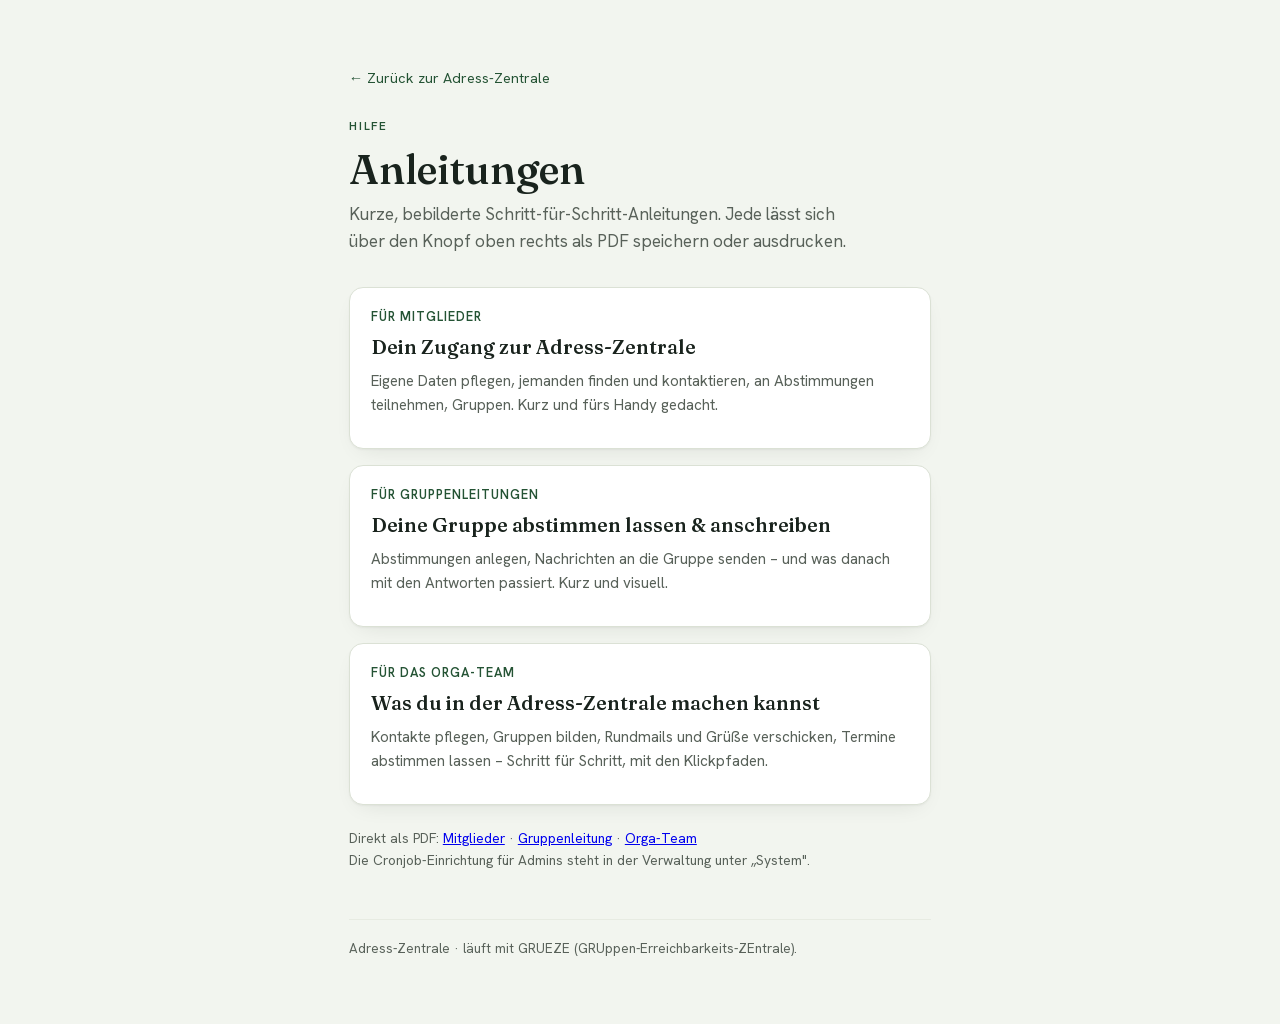
<file: public/hilfe/index.html>
<!doctype html>
<html lang="de">
<head>
<meta charset="utf-8">
<meta name="viewport" content="width=device-width, initial-scale=1">
<meta name="robots" content="noindex, nofollow">
<title>Hilfe &amp; Anleitungen · Adress-Zentrale</title>
<style>
  @import url("../assets/css/fonts.css");
  :root {
    --bg: #f2f5ef; --surface: #ffffff; --ink: #19231d; --muted: #586159;
    --border: #dbe1d5; --hairline: #e7ebe2; --primary: #2e6b41; --primary-strong: #245334; --primary-soft: #e4efe6;
    --shadow: 0 1px 2px rgba(25,35,29,.04), 0 8px 24px -12px rgba(25,35,29,.14); --radius: 14px;
    --font-display: "Fraunces", "Iowan Old Style", Georgia, serif;
    --font-body: "Hanken Grotesk", -apple-system, BlinkMacSystemFont, "Segoe UI", sans-serif;
  }
  @media (prefers-color-scheme: dark) {
    :root:not([data-theme="light"]) {
      --bg: #10140f; --surface: #171c15; --ink: #e9ede6; --muted: #a2aa9f;
      --border: #2f362d; --hairline: #262d23; --primary: #6bbf7e; --primary-strong: #82cf93; --primary-soft: #1d2a1e;
      --shadow: 0 1px 2px rgba(0,0,0,.3), 0 10px 30px -14px rgba(0,0,0,.6);
    }
  }
  * { box-sizing: border-box; }
  body {
    margin: 0; background: var(--bg); color: var(--ink); font-family: var(--font-body);
    font-size: 17px; line-height: 1.6; -webkit-font-smoothing: antialiased;
  }
  .wrap { max-width: 640px; margin: 0 auto; padding: clamp(1.6rem, 5vw, 4rem) clamp(1.1rem, 4vw, 1.8rem); }
  .backlink { font-size: .9rem; color: var(--primary-strong); text-decoration: none; }
  .backlink:hover { text-decoration: underline; }
  .eyebrow { font-size: .74rem; font-weight: 600; letter-spacing: .16em; text-transform: uppercase; color: var(--primary-strong); margin: 1.6rem 0 .7rem; }
  h1 { font-family: var(--font-display); font-weight: 560; font-size: clamp(1.9rem, 5vw, 2.6rem); line-height: 1.1; margin: 0 0 .5rem; text-wrap: balance; }
  .lede { color: var(--muted); margin: 0 0 2rem; max-width: 52ch; }
  .cards { display: grid; gap: 1rem; }
  a.card {
    display: block; text-decoration: none; color: inherit;
    background: var(--surface); border: 1px solid var(--border); border-radius: var(--radius);
    box-shadow: var(--shadow); padding: 1.2rem 1.3rem;
  }
  a.card:hover { border-color: color-mix(in srgb, var(--primary) 40%, var(--border)); }
  a.card h2 { font-family: var(--font-display); font-weight: 560; font-size: 1.24rem; margin: 0 0 .3rem; }
  a.card p { margin: 0 0 .7rem; font-size: .95rem; color: var(--muted); }
  a.card .who { display: block; font-size: .8rem; font-weight: 600; color: var(--primary-strong); text-transform: uppercase; letter-spacing: .08em; margin-bottom: .3rem; }
  footer { margin-top: 3rem; padding-top: 1.1rem; border-top: 1px solid var(--hairline); font-size: .84rem; color: var(--muted); }
  a:focus-visible { outline: 2px solid var(--primary); outline-offset: 2px; border-radius: 4px; }
</style>
</head>
<body>
<div class="wrap">
  <a class="backlink" href="/">&larr; Zurück zur Adress-Zentrale</a>
  <p class="eyebrow">Hilfe</p>
  <h1>Anleitungen</h1>
  <p class="lede">Kurze, bebilderte Schritt-für-Schritt-Anleitungen. Jede lässt sich über den Knopf oben rechts als PDF speichern oder ausdrucken.</p>

  <div class="cards">
    <a class="card" href="mitglied.html">
      <span class="who">Für Mitglieder</span>
      <h2>Dein Zugang zur Adress-Zentrale</h2>
      <p>Eigene Daten pflegen, jemanden finden und kontaktieren, an Abstimmungen teilnehmen, Gruppen. Kurz und fürs Handy gedacht.</p>
    </a>
    <a class="card" href="gruppenleitung.html">
      <span class="who">Für Gruppenleitungen</span>
      <h2>Deine Gruppe abstimmen lassen &amp; anschreiben</h2>
      <p>Abstimmungen anlegen, Nachrichten an die Gruppe senden &ndash; und was danach mit den Antworten passiert. Kurz und visuell.</p>
    </a>
    <a class="card" href="orga-team.html">
      <span class="who">Für das Orga-Team</span>
      <h2>Was du in der Adress-Zentrale machen kannst</h2>
      <p>Kontakte pflegen, Gruppen bilden, Rundmails und Grüße verschicken, Termine abstimmen lassen &ndash; Schritt für Schritt, mit den Klickpfaden.</p>
    </a>
  </div>

  <p style="margin-top:1.4rem;font-size:.86rem;color:var(--muted)">
    Direkt als PDF:
    <a href="mitglied.pdf">Mitglieder</a> &middot;
    <a href="gruppenleitung.pdf">Gruppenleitung</a> &middot;
    <a href="orga-team.pdf">Orga-Team</a>
    <br>Die Cronjob-Einrichtung für Admins steht in der Verwaltung unter „System".
  </p>

  <footer>Adress-Zentrale &middot; läuft mit GRUEZE (GRUppen-Erreichbarkeits-ZEntrale).</footer>
</div>
</body>
</html>
</file>
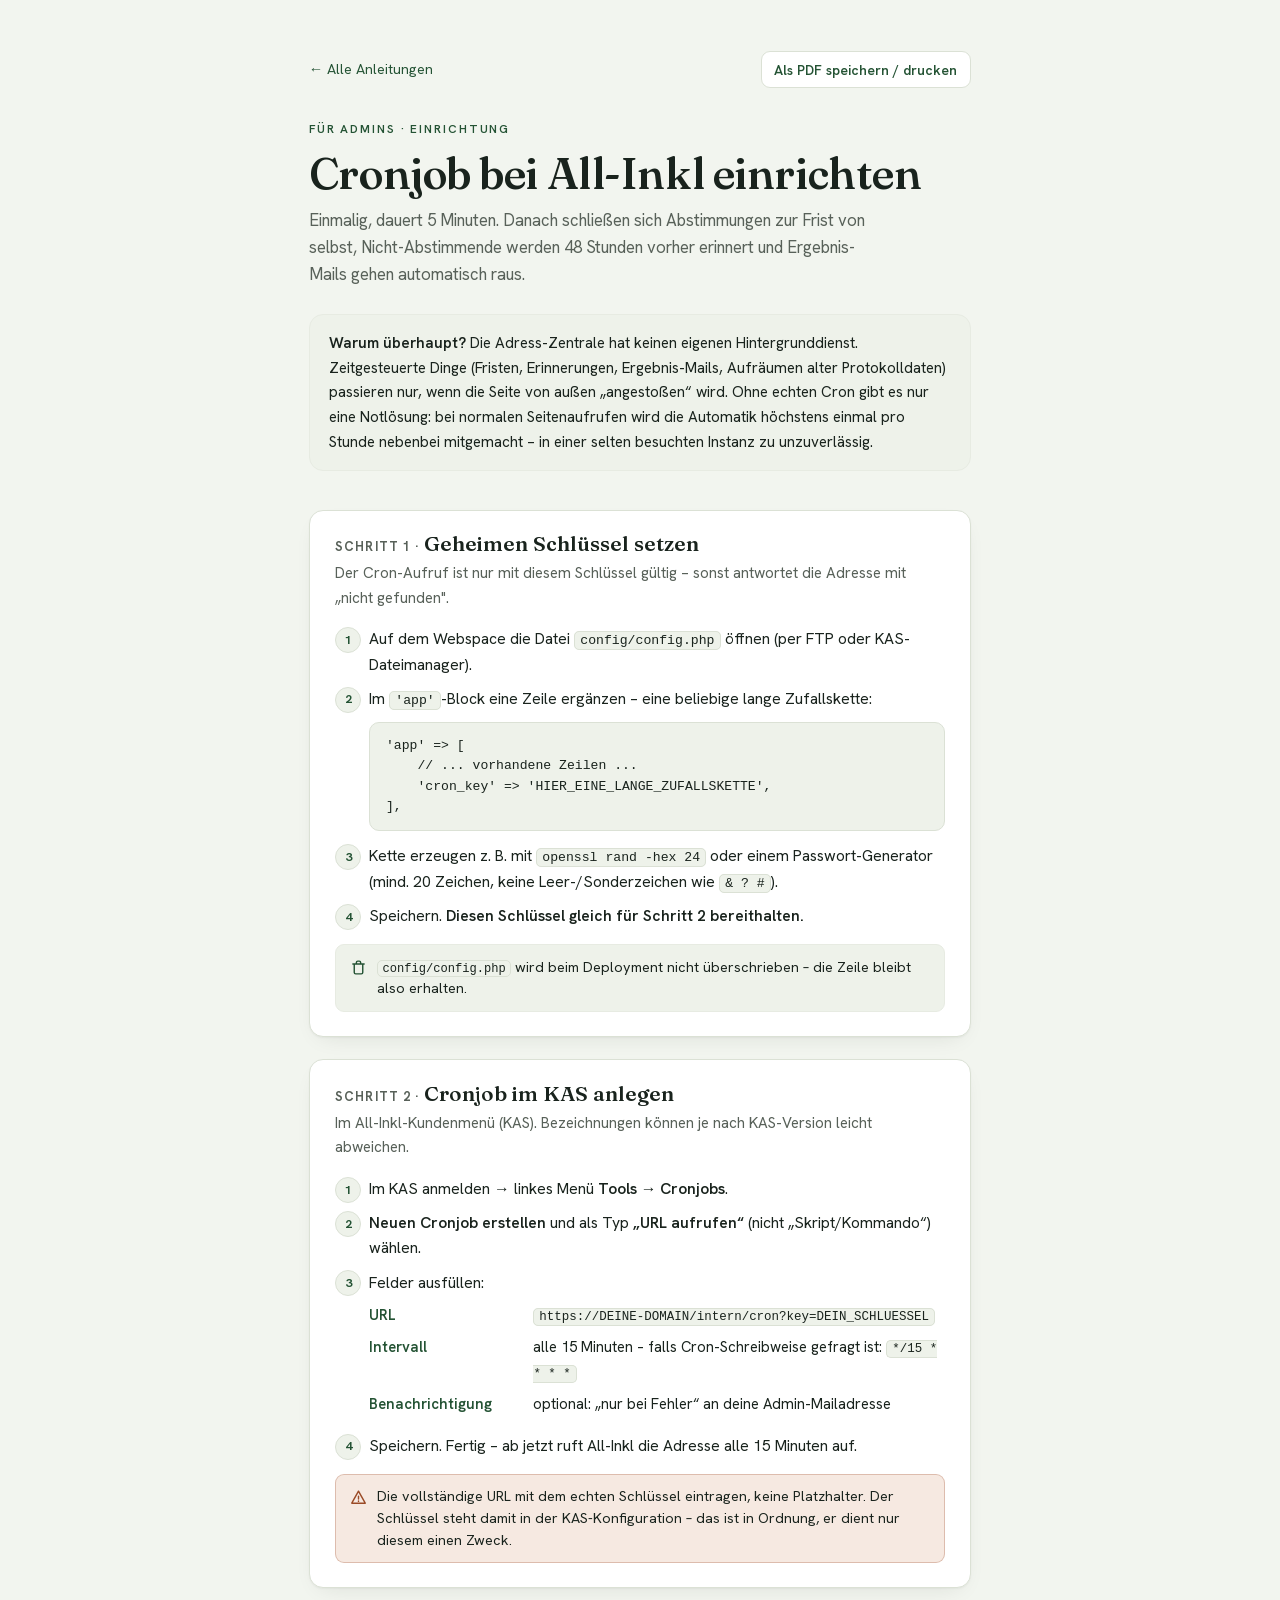
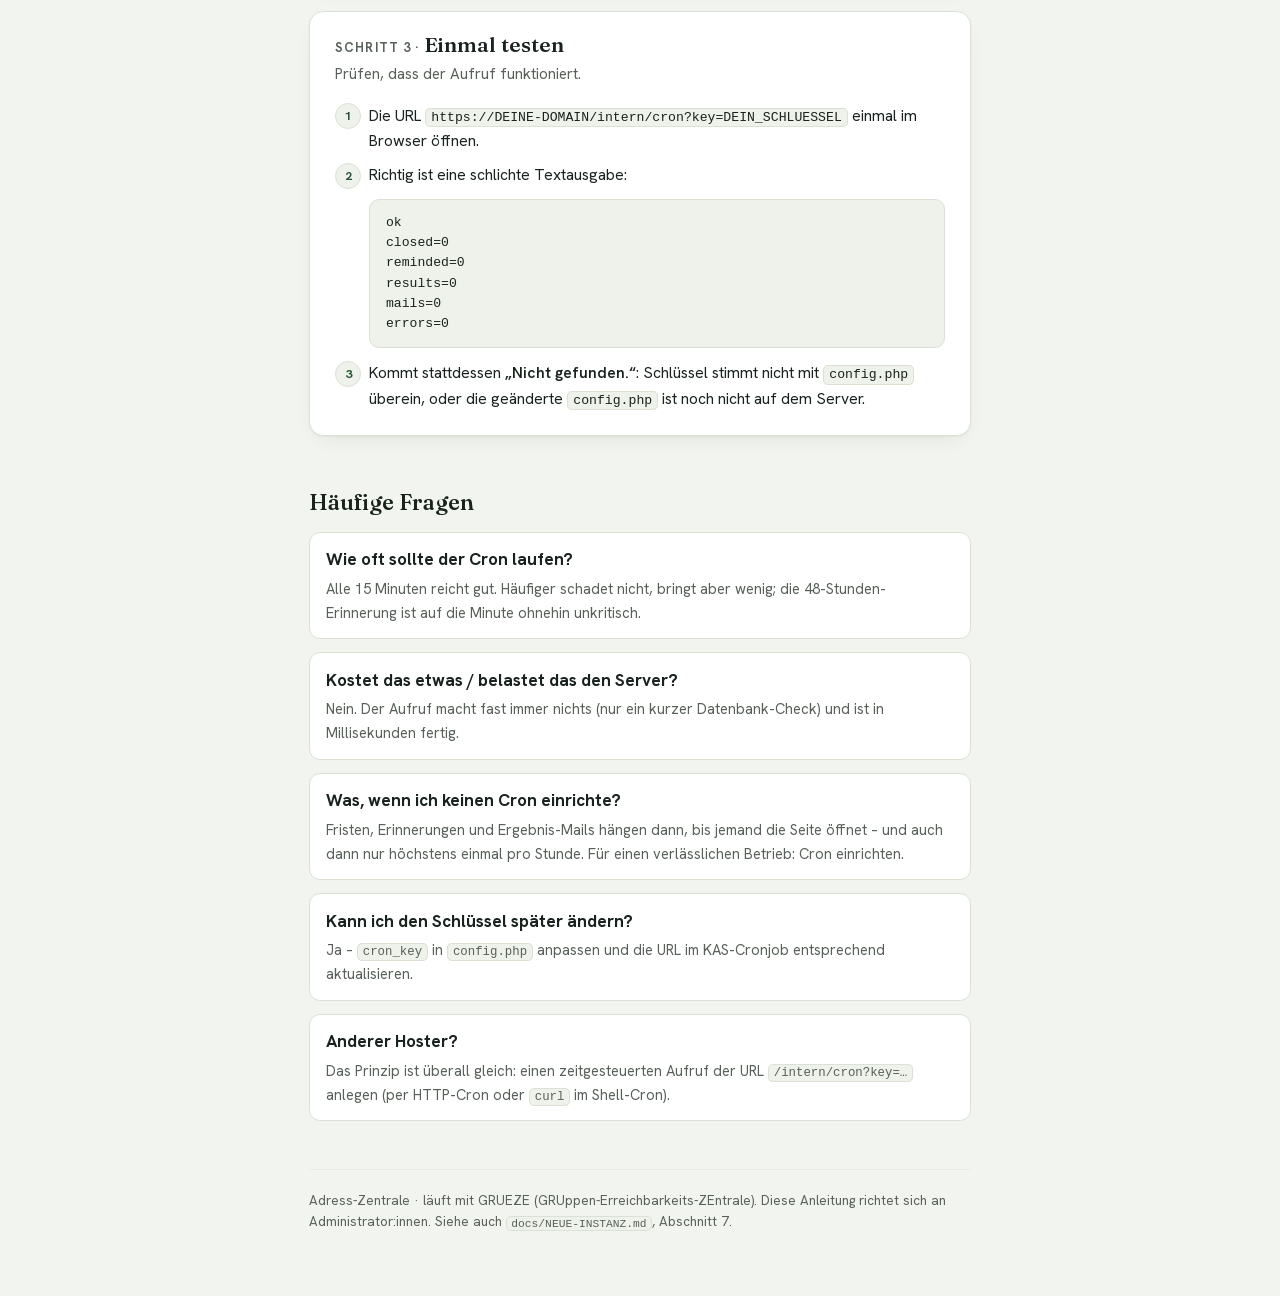
<file: public/hilfe/cron-allinkl.html>
<!doctype html>
<html lang="de">
<head>
<meta charset="utf-8">
<meta name="viewport" content="width=device-width, initial-scale=1">
<meta name="robots" content="noindex, nofollow">
<title>Cronjob bei All-Inkl einrichten · Adress-Zentrale</title>
<meta name="description" content="Für Admins: den regelmäßigen Aufruf einrichten, der Abstimmungs-Fristen schließt, an Nicht-Abstimmende erinnert und Ergebnis-Mails verschickt – bei All-Inkl (KAS).">
<style>
  @import url("../assets/css/fonts.css");

  :root {
    --bg: #f2f5ef; --surface: #ffffff; --surface-sunken: #eef2ea;
    --ink: #19231d; --muted: #586159; --border: #dbe1d5; --hairline: #e7ebe2;
    --primary: #2e6b41; --primary-strong: #245334; --primary-soft: #e4efe6;
    --warn: #9a4a26; --warn-soft: #f6e9e1;
    --shadow: 0 1px 2px rgba(25,35,29,.04), 0 8px 24px -12px rgba(25,35,29,.14);
    --radius: 14px;
    --font-display: "Fraunces", "Iowan Old Style", Georgia, serif;
    --font-body: "Hanken Grotesk", -apple-system, BlinkMacSystemFont, "Segoe UI", sans-serif;
    --mono: ui-monospace, "SF Mono", Menlo, Consolas, monospace;
  }
  @media (prefers-color-scheme: dark) {
    :root:not([data-theme="light"]) {
      --bg: #10140f; --surface: #171c15; --surface-sunken: #1e241b;
      --ink: #e9ede6; --muted: #a2aa9f; --border: #2f362d; --hairline: #262d23;
      --primary: #6bbf7e; --primary-strong: #82cf93; --primary-soft: #1d2a1e;
      --warn: #d68a5c; --warn-soft: #2a201a;
      --shadow: 0 1px 2px rgba(0,0,0,.3), 0 10px 30px -14px rgba(0,0,0,.6);
    }
  }
  * { box-sizing: border-box; }
  body {
    margin: 0; background: var(--bg); color: var(--ink);
    font-family: var(--font-body); font-size: 17px; line-height: 1.62; -webkit-font-smoothing: antialiased;
  }
  .wrap { max-width: 720px; margin: 0 auto; padding: clamp(1.4rem, 4vw, 3.4rem) clamp(1.1rem, 4vw, 1.8rem) 4rem; }

  .topbar { display: flex; flex-wrap: wrap; gap: .6rem; align-items: center; justify-content: space-between; margin-bottom: 2rem; }
  .backlink { font-size: .9rem; color: var(--primary-strong); text-decoration: none; }
  .backlink:hover { text-decoration: underline; }
  .printbtn {
    font: inherit; font-size: .86rem; font-weight: 600; background: var(--surface);
    color: var(--primary-strong); border: 1px solid var(--border); border-radius: 9px;
    padding: .4rem .8rem; cursor: pointer;
  }
  .printbtn:hover { background: var(--primary-soft); }

  .eyebrow { font-size: .74rem; font-weight: 600; letter-spacing: .16em; text-transform: uppercase; color: var(--primary-strong); margin: 0 0 .7rem; }
  h1 {
    font-family: var(--font-display); font-optical-sizing: auto; font-weight: 560;
    font-size: clamp(1.9rem, 5.5vw, 2.7rem); line-height: 1.08; letter-spacing: -.01em;
    text-wrap: balance; margin: 0 0 .6rem;
  }
  .lede { font-size: 1.05rem; color: var(--muted); max-width: 62ch; margin: 0 0 1.6rem; }

  .why {
    background: var(--surface-sunken); border: 1px solid var(--hairline);
    border-radius: var(--radius); padding: 1rem 1.2rem; margin-bottom: 2.4rem; font-size: .95rem;
  }
  .why b { font-weight: 600; }

  .tasks { display: grid; gap: 1.4rem; counter-reset: task; }
  .task {
    background: var(--surface); border: 1px solid var(--border); border-radius: var(--radius);
    box-shadow: var(--shadow); padding: 1.35rem clamp(1.1rem, 4vw, 1.6rem) 1.5rem;
  }
  .task h2 {
    font-family: var(--font-display); font-optical-sizing: auto; font-weight: 560;
    font-size: 1.3rem; line-height: 1.15; margin: 0 0 .2rem; text-wrap: balance;
  }
  .task h2::before {
    counter-increment: task; content: "Schritt " counter(task) " · ";
    color: var(--muted); font-family: var(--font-body); font-weight: 700; font-size: .62em;
    text-transform: uppercase; letter-spacing: .08em;
  }
  .goal { color: var(--muted); font-size: .95rem; margin: .3rem 0 1rem; }
  ol.steps { margin: 0; padding: 0; list-style: none; counter-reset: step; display: grid; gap: .55rem; }
  ol.steps > li { position: relative; padding-left: 2.1rem; font-size: .98rem; }
  ol.steps > li::before {
    counter-increment: step; content: counter(step); position: absolute; left: 0; top: .05rem;
    width: 1.5rem; height: 1.5rem; display: grid; place-items: center; border-radius: 50%;
    background: var(--surface-sunken); border: 1px solid var(--border);
    font-size: .78rem; font-weight: 700; font-variant-numeric: tabular-nums; color: var(--primary-strong);
  }
  ol.steps b { font-weight: 600; }
  code {
    font-family: var(--mono); font-size: .84em; background: var(--surface-sunken);
    border: 1px solid var(--border); border-radius: 5px; padding: .08em .4em; word-break: break-all;
  }
  pre {
    font-family: var(--mono); font-size: .82rem; line-height: 1.55;
    background: var(--surface-sunken); border: 1px solid var(--border); border-radius: 10px;
    padding: .8rem 1rem; margin: .7rem 0 .2rem; overflow-x: auto; white-space: pre-wrap; word-break: break-all;
  }
  .field {
    display: grid; grid-template-columns: 150px 1fr; gap: .3rem .9rem;
    margin: .5rem 0; font-size: .93rem;
  }
  .field b { color: var(--primary-strong); font-weight: 600; }
  @media (max-width: 520px) { .field { grid-template-columns: 1fr; } }

  .tip {
    display: flex; gap: .6rem; margin-top: 1rem; padding: .7rem .85rem; border-radius: 9px;
    background: var(--warn-soft); border: 1px solid color-mix(in srgb, var(--warn) 28%, transparent);
    font-size: .9rem; line-height: 1.5;
  }
  .tip svg { width: 17px; height: 17px; flex: none; color: var(--warn); margin-top: .16rem; }
  .tip.calm { background: var(--surface-sunken); border-color: var(--hairline); }
  .tip.calm svg { color: var(--primary-strong); }

  .section-title { font-family: var(--font-display); font-weight: 560; font-size: 1.4rem; margin: 3rem 0 .7rem; }
  .faq { display: grid; gap: .8rem; }
  .faq div { background: var(--surface); border: 1px solid var(--border); border-radius: 11px; padding: .85rem 1rem; }
  .faq b { display: block; margin-bottom: .2rem; }
  .faq p { margin: 0; font-size: .92rem; color: var(--muted); }

  footer { margin-top: 3rem; padding-top: 1.2rem; border-top: 1px solid var(--hairline); font-size: .84rem; color: var(--muted); }
  a { color: var(--primary-strong); }
  a:focus-visible { outline: 2px solid var(--primary); outline-offset: 2px; border-radius: 3px; }

  @media print {
    :root { --shadow: none; }
    body { background: #fff; color: #000; font-size: 10.5pt; }
    .wrap { max-width: none; padding: 0; }
    .topbar { display: none; }
    .task, .why, .faq div { break-inside: avoid; box-shadow: none; }
    .section-title { break-after: avoid; }
    a { color: #000; text-decoration: none; }
    h1 { font-size: 21pt; }
  }
</style>
</head>
<body>
<div class="wrap">

  <div class="topbar">
    <a class="backlink" href="./">&larr; Alle Anleitungen</a>
    <button class="printbtn" type="button" onclick="window.print()">Als PDF speichern / drucken</button>
  </div>

  <p class="eyebrow">Für Admins &middot; Einrichtung</p>
  <h1>Cronjob bei All-Inkl einrichten</h1>
  <p class="lede">
    Einmalig, dauert 5&nbsp;Minuten. Danach schließen sich Abstimmungen zur Frist
    von selbst, Nicht-Abstimmende werden 48&nbsp;Stunden vorher erinnert und
    Ergebnis-Mails gehen automatisch raus.
  </p>

  <div class="why">
    <b>Warum überhaupt?</b> Die Adress-Zentrale hat keinen eigenen Hintergrund­dienst.
    Zeitgesteuerte Dinge (Fristen, Erinnerungen, Ergebnis-Mails, Aufräumen alter
    Protokolldaten) passieren nur, wenn die Seite von außen &bdquo;angestoßen&ldquo;
    wird. Ohne echten Cron gibt es nur eine Notlösung: bei normalen Seitenaufrufen
    wird die Automatik höchstens einmal pro Stunde nebenbei mitgemacht &ndash; in
    einer selten besuchten Instanz zu unzuverlässig.
  </div>

  <div class="tasks">

    <section class="task">
      <h2>Geheimen Schlüssel setzen</h2>
      <p class="goal">Der Cron-Aufruf ist nur mit diesem Schlüssel gültig &ndash; sonst antwortet die Adresse mit „nicht gefunden".</p>
      <ol class="steps">
        <li>Auf dem Webspace die Datei <code>config/config.php</code> öffnen (per FTP oder KAS-Dateimanager).</li>
        <li>Im <code>'app'</code>-Block eine Zeile ergänzen &ndash; eine beliebige lange Zufallskette:
          <pre>'app' =&gt; [
    // ... vorhandene Zeilen ...
    'cron_key' =&gt; 'HIER_EINE_LANGE_ZUFALLSKETTE',
],</pre>
        </li>
        <li>Kette erzeugen z.&nbsp;B. mit <code>openssl rand -hex 24</code> oder einem Passwort-Generator (mind. 20&nbsp;Zeichen, keine Leer-/Sonderzeichen wie <code>&amp; ? #</code>).</li>
        <li>Speichern. <b>Diesen Schlüssel gleich für Schritt 2 bereithalten.</b></li>
      </ol>
      <div class="tip calm">
        <svg viewBox="0 0 24 24" fill="none" stroke="currentColor" stroke-width="2" stroke-linecap="round" stroke-linejoin="round"><path d="M4 7h16M6 7v12a2 2 0 0 0 2 2h8a2 2 0 0 0 2-2V7M9 7V5a2 2 0 0 1 2-2h2a2 2 0 0 1 2 2v2"/></svg>
        <span><code>config/config.php</code> wird beim Deployment nicht überschrieben &ndash; die Zeile bleibt also erhalten.</span>
      </div>
    </section>

    <section class="task">
      <h2>Cronjob im KAS anlegen</h2>
      <p class="goal">Im All-Inkl-Kundenmenü (KAS). Bezeichnungen können je nach KAS-Version leicht abweichen.</p>
      <ol class="steps">
        <li>Im KAS anmelden &rarr; linkes Menü <b>Tools</b> &rarr; <b>Cronjobs</b>.</li>
        <li><b>Neuen Cronjob erstellen</b> und als Typ <b>&bdquo;URL aufrufen&ldquo;</b> (nicht &bdquo;Skript/Kommando&ldquo;) wählen.</li>
        <li>Felder ausfüllen:
          <div class="field"><b>URL</b><span><code>https://DEINE-DOMAIN/intern/cron?key=DEIN_SCHLUESSEL</code></span></div>
          <div class="field"><b>Intervall</b><span>alle 15&nbsp;Minuten &ndash; falls Cron-Schreibweise gefragt ist: <code>*/15 * * * *</code></span></div>
          <div class="field"><b>Benachrichtigung</b><span>optional: &bdquo;nur bei Fehler&ldquo; an deine Admin-Mailadresse</span></div>
        </li>
        <li>Speichern. Fertig &ndash; ab jetzt ruft All-Inkl die Adresse alle 15&nbsp;Minuten auf.</li>
      </ol>
      <div class="tip">
        <svg viewBox="0 0 24 24" fill="none" stroke="currentColor" stroke-width="2" stroke-linecap="round" stroke-linejoin="round"><path d="M12 3 2.5 20h19L12 3Z"/><path d="M12 10v4M12 17v.5"/></svg>
        <span>Die vollständige URL mit dem echten Schlüssel eintragen, keine Platzhalter. Der Schlüssel steht damit in der KAS-Konfiguration &ndash; das ist in Ordnung, er dient nur diesem einen Zweck.</span>
      </div>
    </section>

    <section class="task">
      <h2>Einmal testen</h2>
      <p class="goal">Prüfen, dass der Aufruf funktioniert.</p>
      <ol class="steps">
        <li>Die URL <code>https://DEINE-DOMAIN/intern/cron?key=DEIN_SCHLUESSEL</code> einmal im Browser öffnen.</li>
        <li>Richtig ist eine schlichte Textausgabe:
          <pre>ok
closed=0
reminded=0
results=0
mails=0
errors=0</pre>
        </li>
        <li>Kommt stattdessen <b>&bdquo;Nicht gefunden.&ldquo;</b>: Schlüssel stimmt nicht mit <code>config.php</code> überein, oder die geänderte <code>config.php</code> ist noch nicht auf dem Server.</li>
      </ol>
    </section>

  </div>

  <h2 class="section-title">Häufige Fragen</h2>
  <div class="faq">
    <div><b>Wie oft sollte der Cron laufen?</b><p>Alle 15&nbsp;Minuten reicht gut. Häufiger schadet nicht, bringt aber wenig; die 48-Stunden-Erinnerung ist auf die Minute ohnehin unkritisch.</p></div>
    <div><b>Kostet das etwas / belastet das den Server?</b><p>Nein. Der Aufruf macht fast immer nichts (nur ein kurzer Datenbank-Check) und ist in Millisekunden fertig.</p></div>
    <div><b>Was, wenn ich keinen Cron einrichte?</b><p>Fristen, Erinnerungen und Ergebnis-Mails hängen dann, bis jemand die Seite öffnet &ndash; und auch dann nur höchstens einmal pro Stunde. Für einen verlässlichen Betrieb: Cron einrichten.</p></div>
    <div><b>Kann ich den Schlüssel später ändern?</b><p>Ja &ndash; <code>cron_key</code> in <code>config.php</code> anpassen und die URL im KAS-Cronjob entsprechend aktualisieren.</p></div>
    <div><b>Anderer Hoster?</b><p>Das Prinzip ist überall gleich: einen zeitgesteuerten Aufruf der URL <code>/intern/cron?key=…</code> anlegen (per HTTP-Cron oder <code>curl</code> im Shell-Cron).</p></div>
  </div>

  <footer>
    Adress-Zentrale &middot; läuft mit GRUEZE (GRUppen-Erreichbarkeits-ZEntrale).
    Diese Anleitung richtet sich an Administrator:innen. Siehe auch
    <code>docs/NEUE-INSTANZ.md</code>, Abschnitt 7.
  </footer>

</div>
</body>
</html>
</file>
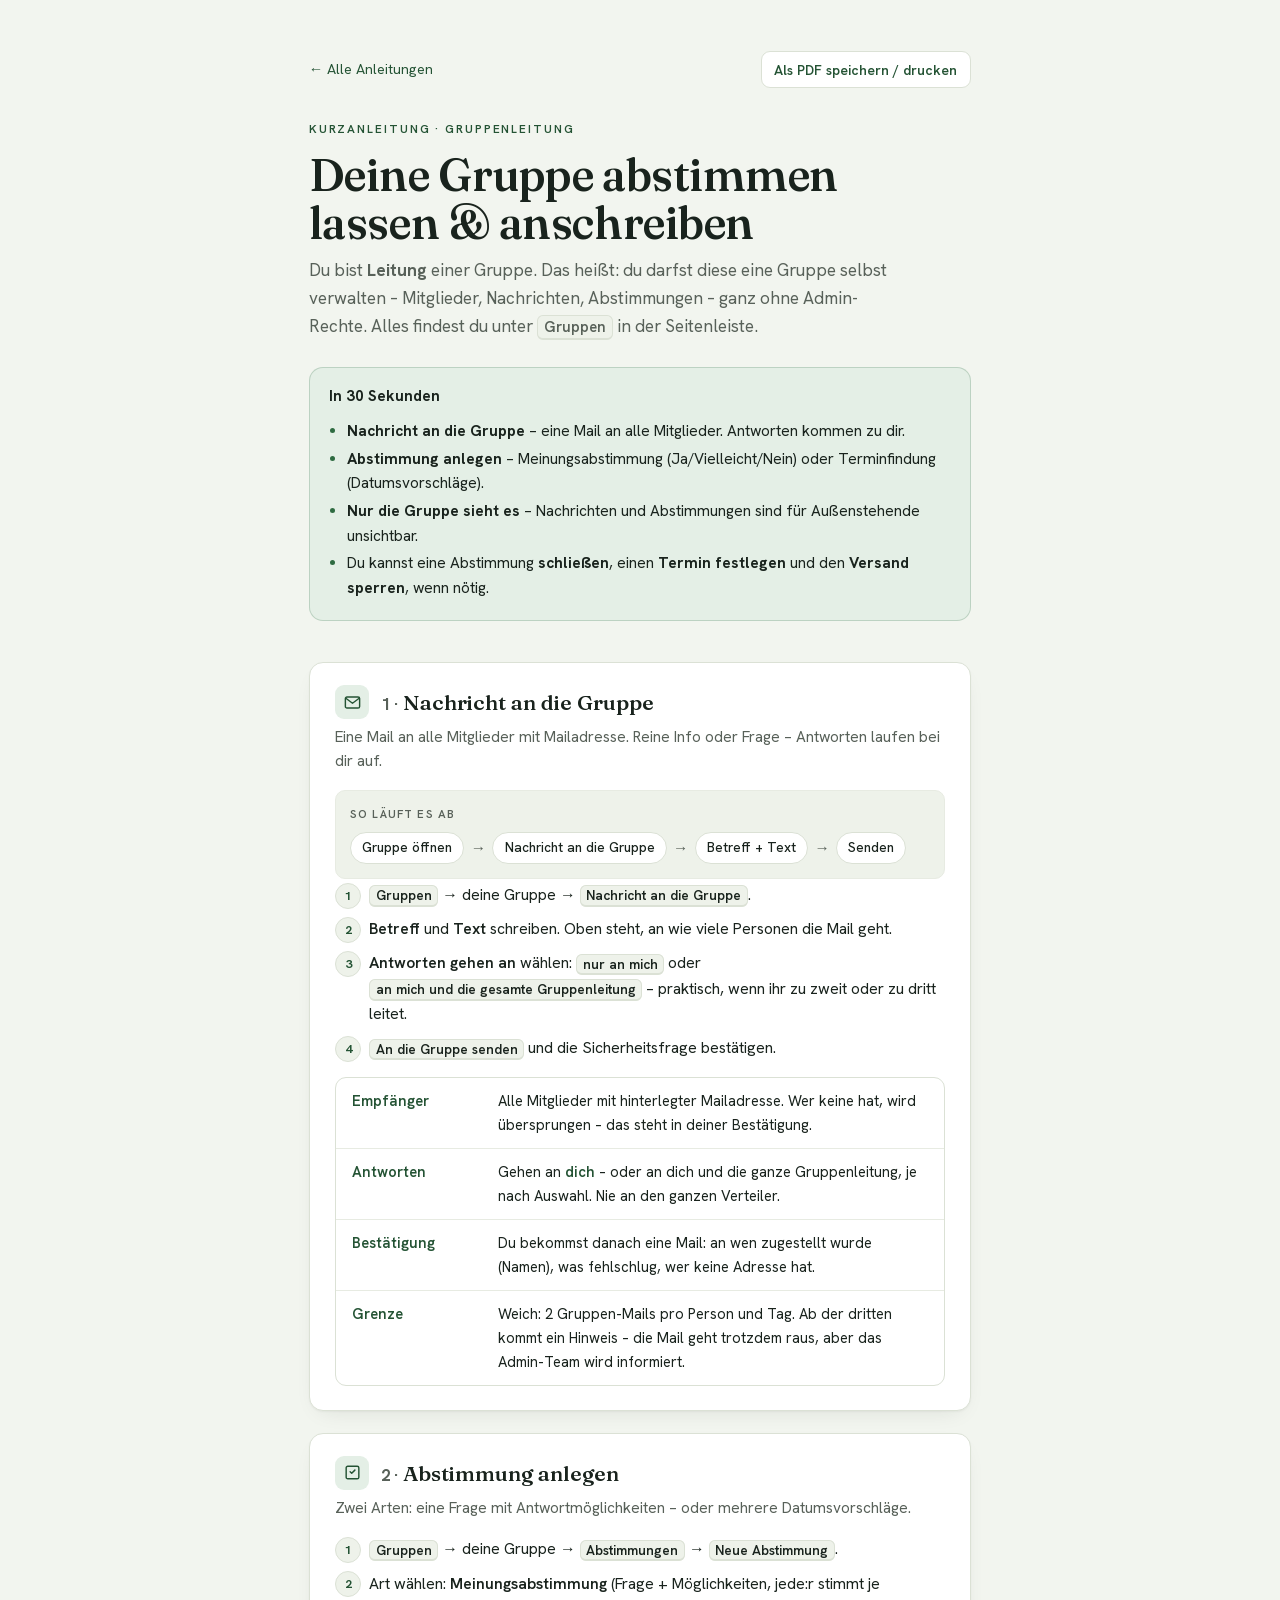
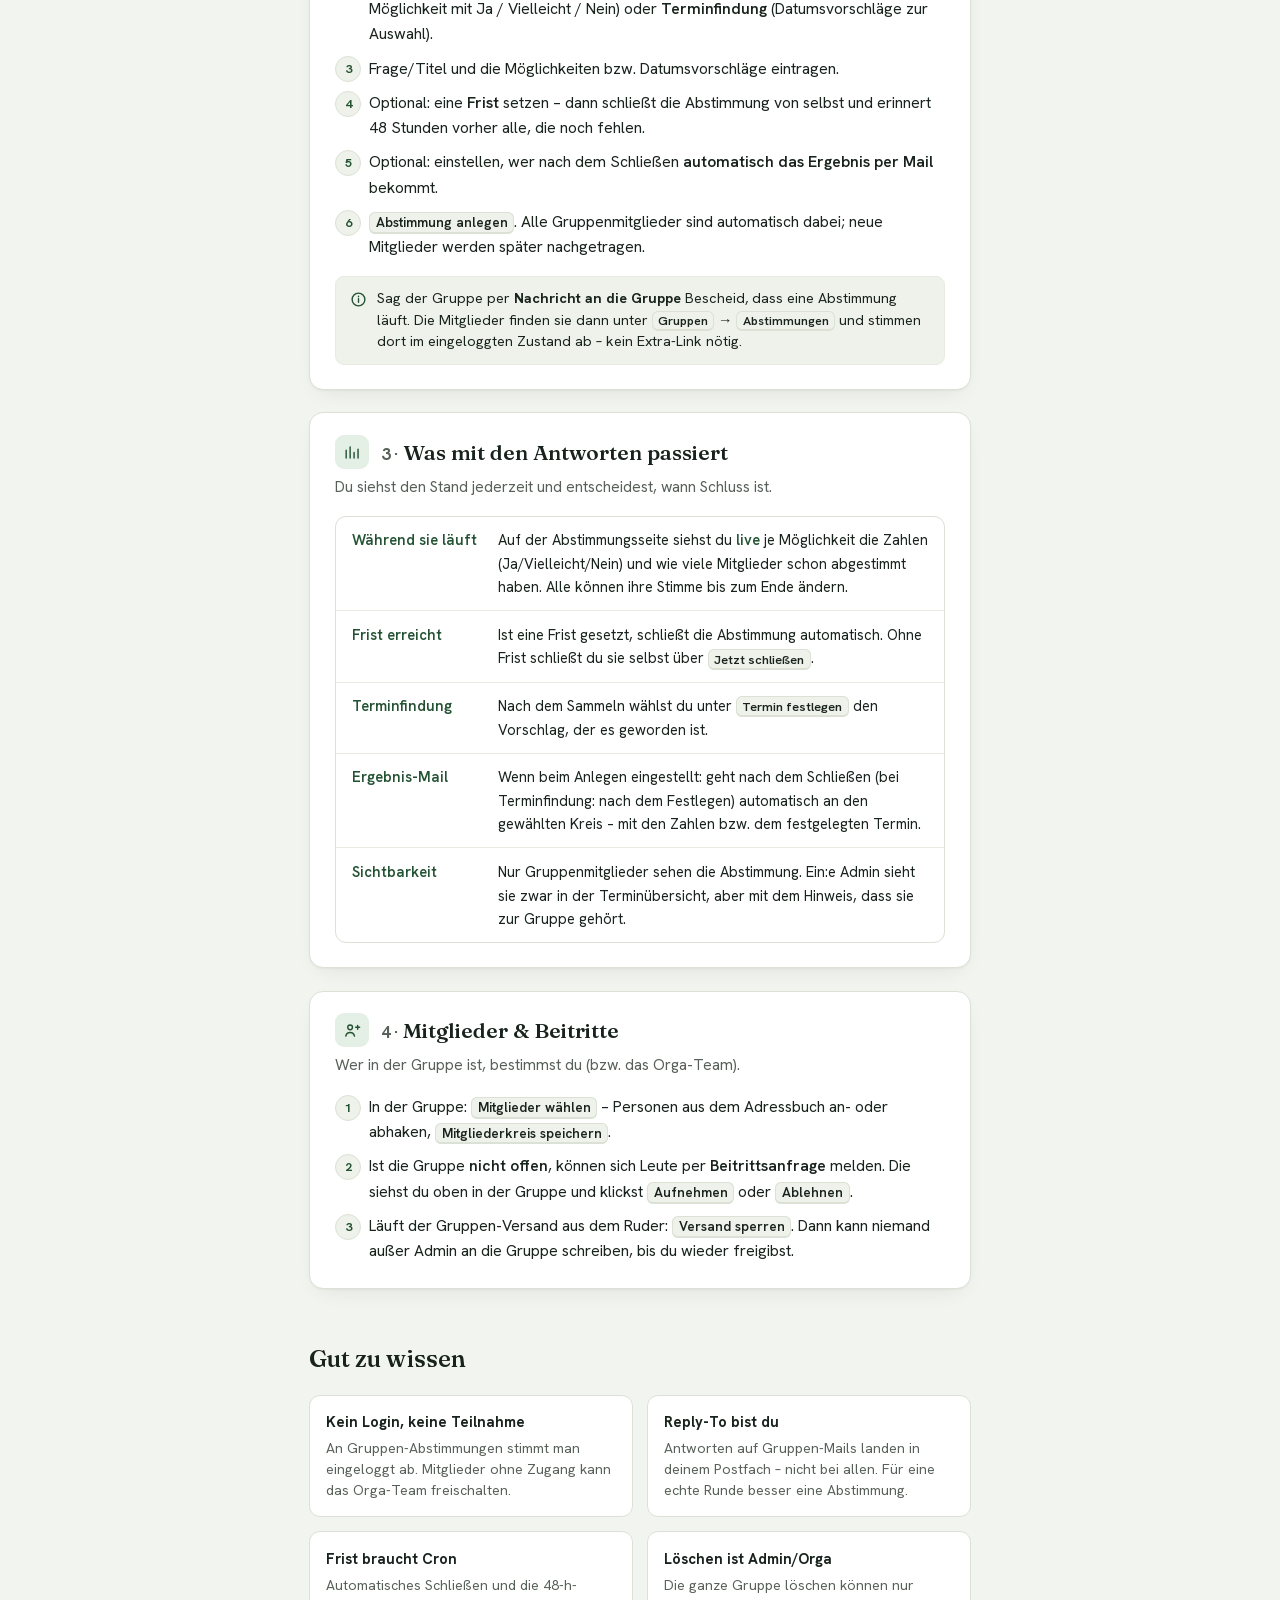
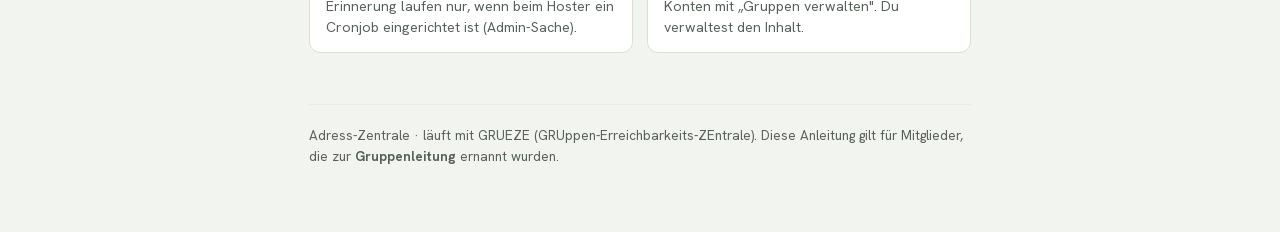
<file: public/hilfe/gruppenleitung.html>
<!doctype html>
<html lang="de">
<head>
<meta charset="utf-8">
<meta name="viewport" content="width=device-width, initial-scale=1">
<meta name="robots" content="noindex, nofollow">
<title>Anleitung für Gruppenleitungen · Adress-Zentrale</title>
<meta name="description" content="Kurz und visuell: als Gruppenleitung Abstimmungen anlegen, Nachrichten an die Gruppe senden – und was danach mit den Antworten passiert.">
<style>
  @import url("../assets/css/fonts.css");

  :root {
    --bg: #f2f5ef; --surface: #ffffff; --surface-sunken: #eef2ea;
    --ink: #19231d; --muted: #586159; --border: #dbe1d5; --hairline: #e7ebe2;
    --primary: #2e6b41; --primary-strong: #245334; --primary-soft: #e4efe6;
    --warn: #9a4a26; --warn-soft: #f6e9e1;
    --shadow: 0 1px 2px rgba(25,35,29,.04), 0 8px 24px -12px rgba(25,35,29,.14);
    --radius: 14px;
    --font-display: "Fraunces", "Iowan Old Style", Georgia, serif;
    --font-body: "Hanken Grotesk", -apple-system, BlinkMacSystemFont, "Segoe UI", sans-serif;
  }
  @media (prefers-color-scheme: dark) {
    :root:not([data-theme="light"]) {
      --bg: #10140f; --surface: #171c15; --surface-sunken: #1e241b;
      --ink: #e9ede6; --muted: #a2aa9f; --border: #2f362d; --hairline: #262d23;
      --primary: #6bbf7e; --primary-strong: #82cf93; --primary-soft: #1d2a1e;
      --warn: #d68a5c; --warn-soft: #2a201a;
      --shadow: 0 1px 2px rgba(0,0,0,.3), 0 10px 30px -14px rgba(0,0,0,.6);
    }
  }
  * { box-sizing: border-box; }
  body {
    margin: 0; background: var(--bg); color: var(--ink);
    font-family: var(--font-body); font-size: 17px; line-height: 1.62; -webkit-font-smoothing: antialiased;
  }
  .wrap { max-width: 720px; margin: 0 auto; padding: clamp(1.4rem, 4vw, 3.4rem) clamp(1.1rem, 4vw, 1.8rem) 4rem; }

  .topbar { display: flex; flex-wrap: wrap; gap: .6rem; align-items: center; justify-content: space-between; margin-bottom: 2rem; }
  .backlink { font-size: .9rem; color: var(--primary-strong); text-decoration: none; }
  .backlink:hover { text-decoration: underline; }
  .printbtn {
    font: inherit; font-size: .86rem; font-weight: 600; background: var(--surface);
    color: var(--primary-strong); border: 1px solid var(--border); border-radius: 9px;
    padding: .4rem .8rem; cursor: pointer;
  }
  .printbtn:hover { background: var(--primary-soft); }

  .eyebrow { font-size: .74rem; font-weight: 600; letter-spacing: .16em; text-transform: uppercase; color: var(--primary-strong); margin: 0 0 .7rem; }
  h1 {
    font-family: var(--font-display); font-optical-sizing: auto; font-weight: 560;
    font-size: clamp(2rem, 6vw, 2.8rem); line-height: 1.08; letter-spacing: -.01em;
    text-wrap: balance; margin: 0 0 .6rem;
  }
  .lede { font-size: 1.08rem; color: var(--muted); max-width: 60ch; margin: 0 0 1.6rem; }

  .quick {
    background: var(--primary-soft); border: 1px solid color-mix(in srgb, var(--primary) 22%, transparent);
    border-radius: var(--radius); padding: 1.05rem 1.2rem; display: grid; gap: .5rem; margin-bottom: 2.6rem;
  }
  .quick h2 { font-size: .95rem; margin: 0; font-family: var(--font-body); font-weight: 700; }
  .quick ul { margin: 0; padding-left: 1.1rem; font-size: .96rem; }
  .quick li { margin: .15rem 0; }
  .quick li::marker { color: var(--primary); }

  .tasks { display: grid; gap: 1.4rem; counter-reset: task; }
  .task {
    background: var(--surface); border: 1px solid var(--border); border-radius: var(--radius);
    box-shadow: var(--shadow); padding: 1.35rem clamp(1.1rem, 4vw, 1.6rem) 1.5rem;
  }
  .task-head { display: flex; align-items: center; gap: .7rem; margin-bottom: .15rem; }
  .task-ic { width: 34px; height: 34px; flex: none; display: grid; place-items: center; border-radius: 9px; background: var(--primary-soft); color: var(--primary-strong); }
  .task-ic svg { width: 19px; height: 19px; }
  .task h2 {
    font-family: var(--font-display); font-optical-sizing: auto; font-weight: 560;
    font-size: 1.32rem; line-height: 1.15; margin: 0; text-wrap: balance;
  }
  .task h2::before {
    counter-increment: task; content: counter(task) " · ";
    color: var(--muted); font-family: var(--font-body); font-weight: 700; font-size: .8em;
  }
  .goal { color: var(--muted); font-size: .96rem; margin: .35rem 0 1rem; }
  ol.steps { margin: 0; padding: 0; list-style: none; counter-reset: step; display: grid; gap: .55rem; }
  ol.steps > li { position: relative; padding-left: 2.1rem; font-size: .98rem; }
  ol.steps > li::before {
    counter-increment: step; content: counter(step); position: absolute; left: 0; top: .05rem;
    width: 1.5rem; height: 1.5rem; display: grid; place-items: center; border-radius: 50%;
    background: var(--surface-sunken); border: 1px solid var(--border);
    font-size: .78rem; font-weight: 700; font-variant-numeric: tabular-nums; color: var(--primary-strong);
  }
  ol.steps b { font-weight: 600; }
  kbd {
    font-family: var(--font-body); font-size: .86em; font-weight: 600; background: var(--surface-sunken);
    border: 1px solid var(--border); border-bottom-width: 2px; border-radius: 6px; padding: .05em .42em; white-space: nowrap;
  }

  .flow {
    display: flex; flex-wrap: wrap; align-items: center; gap: .4rem; margin: 1rem 0 .2rem;
    padding: .85rem; background: var(--surface-sunken); border-radius: 10px; border: 1px solid var(--hairline);
  }
  .flow .caption {
    flex-basis: 100%; font-size: .72rem; letter-spacing: .1em; text-transform: uppercase;
    color: var(--muted); font-weight: 600; margin-bottom: .1rem;
  }
  .flow span.node {
    background: var(--surface); border: 1px solid var(--border); border-radius: 999px;
    padding: .28rem .7rem; font-size: .84rem; font-weight: 500; white-space: nowrap;
  }
  .flow span.arr { color: var(--muted); font-size: .95rem; }

  .tip {
    display: flex; gap: .6rem; margin-top: 1rem; padding: .7rem .85rem; border-radius: 9px;
    background: var(--warn-soft); border: 1px solid color-mix(in srgb, var(--warn) 28%, transparent);
    font-size: .9rem; line-height: 1.5;
  }
  .tip svg { width: 17px; height: 17px; flex: none; color: var(--warn); margin-top: .16rem; }
  .tip.calm { background: var(--surface-sunken); border-color: var(--hairline); }
  .tip.calm svg { color: var(--primary-strong); }

  .outcome {
    margin-top: 1rem; border: 1px solid var(--border); border-radius: 11px; overflow: hidden;
  }
  .outcome-row {
    display: grid; grid-template-columns: 132px 1fr; gap: .9rem;
    padding: .7rem .95rem; font-size: .92rem;
  }
  .outcome-row + .outcome-row { border-top: 1px solid var(--hairline); }
  .outcome-row b { color: var(--primary-strong); font-weight: 600; }

  .section-title { font-family: var(--font-display); font-optical-sizing: auto; font-weight: 560; font-size: 1.5rem; margin: 3.2rem 0 .8rem; text-wrap: balance; }
  .knowhow { display: grid; grid-template-columns: repeat(auto-fit, minmax(215px, 1fr)); gap: .9rem; margin-top: 1rem; }
  .know { background: var(--surface); border: 1px solid var(--border); border-radius: 11px; padding: .9rem 1rem; }
  .know h3 { font-size: .92rem; margin: 0 0 .25rem; }
  .know p { margin: 0; font-size: .88rem; color: var(--muted); line-height: 1.5; }

  footer { margin-top: 3.2rem; padding-top: 1.2rem; border-top: 1px solid var(--hairline); font-size: .84rem; color: var(--muted); }
  a { color: var(--primary-strong); }
  a:focus-visible { outline: 2px solid var(--primary); outline-offset: 2px; border-radius: 3px; }

  @media (max-width: 520px) { .outcome-row { grid-template-columns: 1fr; gap: .2rem; } }
  @media print {
    :root { --shadow: none; }
    body { background: #fff; color: #000; font-size: 10.5pt; }
    .wrap { max-width: none; padding: 0; }
    .topbar { display: none; }
    .task, .quick, .know, .outcome { break-inside: avoid; box-shadow: none; }
    .section-title { break-after: avoid; }
    .task-head { break-after: avoid; }
    a { color: #000; text-decoration: none; }
    h1 { font-size: 22pt; }
  }
  @media (prefers-reduced-motion: reduce) { * { transition: none !important; } }
</style>
</head>
<body>
<div class="wrap">

  <div class="topbar">
    <a class="backlink" href="./">&larr; Alle Anleitungen</a>
    <button class="printbtn" type="button" onclick="window.print()">Als PDF speichern / drucken</button>
  </div>

  <p class="eyebrow">Kurzanleitung &middot; Gruppenleitung</p>
  <h1>Deine Gruppe abstimmen lassen &amp; anschreiben</h1>
  <p class="lede">
    Du bist <b>Leitung</b> einer Gruppe. Das heißt: du darfst diese eine Gruppe
    selbst verwalten &ndash; Mitglieder, Nachrichten, Abstimmungen &ndash; ganz ohne
    Admin-Rechte. Alles findest du unter <kbd>Gruppen</kbd> in der Seitenleiste.
  </p>

  <div class="quick">
    <h2>In 30 Sekunden</h2>
    <ul>
      <li><b>Nachricht an die Gruppe</b> &ndash; eine Mail an alle Mitglieder. Antworten kommen zu dir.</li>
      <li><b>Abstimmung anlegen</b> &ndash; Meinungsabstimmung (Ja/Vielleicht/Nein) oder Terminfindung (Datumsvorschläge).</li>
      <li><b>Nur die Gruppe sieht es</b> &ndash; Nachrichten und Abstimmungen sind für Außenstehende unsichtbar.</li>
      <li>Du kannst eine Abstimmung <b>schließen</b>, einen <b>Termin festlegen</b> und den <b>Versand sperren</b>, wenn nötig.</li>
    </ul>
  </div>

  <div class="tasks">

    <section class="task" id="nachricht">
      <div class="task-head">
        <span class="task-ic"><svg viewBox="0 0 24 24" fill="none" stroke="currentColor" stroke-width="1.8" stroke-linecap="round" stroke-linejoin="round"><rect x="3" y="5" width="18" height="14" rx="2"/><path d="m4 7 8 6 8-6"/></svg></span>
        <h2>Nachricht an die Gruppe</h2>
      </div>
      <p class="goal">Eine Mail an alle Mitglieder mit Mailadresse. Reine Info oder Frage &ndash; Antworten laufen bei dir auf.</p>
      <div class="flow">
        <span class="caption">So läuft es ab</span>
        <span class="node">Gruppe öffnen</span><span class="arr">&rarr;</span>
        <span class="node">Nachricht an die Gruppe</span><span class="arr">&rarr;</span>
        <span class="node">Betreff + Text</span><span class="arr">&rarr;</span>
        <span class="node">Senden</span>
      </div>
      <ol class="steps">
        <li><kbd>Gruppen</kbd> &rarr; deine Gruppe &rarr; <kbd>Nachricht an die Gruppe</kbd>.</li>
        <li><b>Betreff</b> und <b>Text</b> schreiben. Oben steht, an wie viele Personen die Mail geht.</li>
        <li><b>Antworten gehen an</b> wählen: <kbd>nur an mich</kbd> oder <kbd>an mich und die gesamte Gruppenleitung</kbd> &ndash; praktisch, wenn ihr zu zweit oder zu dritt leitet.</li>
        <li><kbd>An die Gruppe senden</kbd> und die Sicherheitsfrage bestätigen.</li>
      </ol>
      <div class="outcome">
        <div class="outcome-row"><b>Empfänger</b><span>Alle Mitglieder mit hinterlegter Mailadresse. Wer keine hat, wird übersprungen &ndash; das steht in deiner Bestätigung.</span></div>
        <div class="outcome-row"><b>Antworten</b><span>Gehen an <b>dich</b> &ndash; oder an dich und die ganze Gruppenleitung, je nach Auswahl. Nie an den ganzen Verteiler.</span></div>
        <div class="outcome-row"><b>Bestätigung</b><span>Du bekommst danach eine Mail: an wen zugestellt wurde (Namen), was fehlschlug, wer keine Adresse hat.</span></div>
        <div class="outcome-row"><b>Grenze</b><span>Weich: 2&nbsp;Gruppen-Mails pro Person und Tag. Ab der dritten kommt ein Hinweis &ndash; die Mail geht trotzdem raus, aber das Admin-Team wird informiert.</span></div>
      </div>
    </section>

    <section class="task" id="abstimmung">
      <div class="task-head">
        <span class="task-ic"><svg viewBox="0 0 24 24" fill="none" stroke="currentColor" stroke-width="1.8" stroke-linecap="round" stroke-linejoin="round"><path d="M9 11l2 2 4-4"/><rect x="4" y="4" width="16" height="16" rx="2"/></svg></span>
        <h2>Abstimmung anlegen</h2>
      </div>
      <p class="goal">Zwei Arten: eine Frage mit Antwortmöglichkeiten &ndash; oder mehrere Datumsvorschläge.</p>
      <ol class="steps">
        <li><kbd>Gruppen</kbd> &rarr; deine Gruppe &rarr; <kbd>Abstimmungen</kbd> &rarr; <kbd>Neue Abstimmung</kbd>.</li>
        <li>Art wählen: <b>Meinungsabstimmung</b> (Frage + Möglichkeiten, jede:r stimmt je Möglichkeit mit Ja&nbsp;/&nbsp;Vielleicht&nbsp;/&nbsp;Nein) oder <b>Terminfindung</b> (Datumsvorschläge zur Auswahl).</li>
        <li>Frage/Titel und die Möglichkeiten bzw. Datumsvorschläge eintragen.</li>
        <li>Optional: eine <b>Frist</b> setzen &ndash; dann schließt die Abstimmung von selbst und erinnert 48&nbsp;Stunden vorher alle, die noch fehlen.</li>
        <li>Optional: einstellen, wer nach dem Schließen <b>automatisch das Ergebnis per Mail</b> bekommt.</li>
        <li><kbd>Abstimmung anlegen</kbd>. Alle Gruppenmitglieder sind automatisch dabei; neue Mitglieder werden später nachgetragen.</li>
      </ol>
      <div class="tip calm">
        <svg viewBox="0 0 24 24" fill="none" stroke="currentColor" stroke-width="2" stroke-linecap="round" stroke-linejoin="round"><circle cx="12" cy="12" r="9"/><path d="M12 11v5M12 7.5v.5"/></svg>
        <span>Sag der Gruppe per <b>Nachricht an die Gruppe</b> Bescheid, dass eine Abstimmung läuft. Die Mitglieder finden sie dann unter <kbd>Gruppen</kbd> &rarr; <kbd>Abstimmungen</kbd> und stimmen dort im eingeloggten Zustand ab &ndash; kein Extra-Link nötig.</span>
      </div>
    </section>

    <section class="task" id="antworten">
      <div class="task-head">
        <span class="task-ic"><svg viewBox="0 0 24 24" fill="none" stroke="currentColor" stroke-width="1.8" stroke-linecap="round" stroke-linejoin="round"><path d="M4 19V9m5 10V5m5 14v-7m5 7V8"/></svg></span>
        <h2>Was mit den Antworten passiert</h2>
      </div>
      <p class="goal">Du siehst den Stand jederzeit und entscheidest, wann Schluss ist.</p>
      <div class="outcome">
        <div class="outcome-row"><b>Während sie läuft</b><span>Auf der Abstimmungsseite siehst du <b>live</b> je Möglichkeit die Zahlen (Ja/Vielleicht/Nein) und wie viele Mitglieder schon abgestimmt haben. Alle können ihre Stimme bis zum Ende ändern.</span></div>
        <div class="outcome-row"><b>Frist erreicht</b><span>Ist eine Frist gesetzt, schließt die Abstimmung automatisch. Ohne Frist schließt du sie selbst über <kbd>Jetzt schließen</kbd>.</span></div>
        <div class="outcome-row"><b>Terminfindung</b><span>Nach dem Sammeln wählst du unter <kbd>Termin festlegen</kbd> den Vorschlag, der es geworden ist.</span></div>
        <div class="outcome-row"><b>Ergebnis-Mail</b><span>Wenn beim Anlegen eingestellt: geht nach dem Schließen (bei Terminfindung: nach dem Festlegen) automatisch an den gewählten Kreis &ndash; mit den Zahlen bzw. dem festgelegten Termin.</span></div>
        <div class="outcome-row"><b>Sichtbarkeit</b><span>Nur Gruppenmitglieder sehen die Abstimmung. Ein:e Admin sieht sie zwar in der Terminübersicht, aber mit dem Hinweis, dass sie zur Gruppe gehört.</span></div>
      </div>
    </section>

    <section class="task" id="mitglieder">
      <div class="task-head">
        <span class="task-ic"><svg viewBox="0 0 24 24" fill="none" stroke="currentColor" stroke-width="1.8" stroke-linecap="round" stroke-linejoin="round"><circle cx="9" cy="8" r="3"/><path d="M3.5 19c.7-3 2.8-4.5 5.5-4.5S13.8 16 14.5 19"/><path d="M16 8h5M18.5 5.5v5"/></svg></span>
        <h2>Mitglieder &amp; Beitritte</h2>
      </div>
      <p class="goal">Wer in der Gruppe ist, bestimmst du (bzw. das Orga-Team).</p>
      <ol class="steps">
        <li>In der Gruppe: <kbd>Mitglieder wählen</kbd> &ndash; Personen aus dem Adressbuch an- oder abhaken, <kbd>Mitgliederkreis speichern</kbd>.</li>
        <li>Ist die Gruppe <b>nicht offen</b>, können sich Leute per <b>Beitrittsanfrage</b> melden. Die siehst du oben in der Gruppe und klickst <kbd>Aufnehmen</kbd> oder <kbd>Ablehnen</kbd>.</li>
        <li>Läuft der Gruppen-Versand aus dem Ruder: <kbd>Versand sperren</kbd>. Dann kann niemand außer Admin an die Gruppe schreiben, bis du wieder freigibst.</li>
      </ol>
    </section>

  </div>

  <h2 class="section-title">Gut zu wissen</h2>
  <div class="knowhow">
    <div class="know">
      <h3>Kein Login, keine Teilnahme</h3>
      <p>An Gruppen-Abstimmungen stimmt man eingeloggt ab. Mitglieder ohne Zugang kann das Orga-Team freischalten.</p>
    </div>
    <div class="know">
      <h3>Reply-To bist du</h3>
      <p>Antworten auf Gruppen-Mails landen in deinem Postfach &ndash; nicht bei allen. Für eine echte Runde besser eine Abstimmung.</p>
    </div>
    <div class="know">
      <h3>Frist braucht Cron</h3>
      <p>Automatisches Schließen und die 48-h-Erinnerung laufen nur, wenn beim Hoster ein Cronjob eingerichtet ist (Admin-Sache).</p>
    </div>
    <div class="know">
      <h3>Löschen ist Admin/Orga</h3>
      <p>Die ganze Gruppe löschen können nur Konten mit „Gruppen verwalten". Du verwaltest den Inhalt.</p>
    </div>
  </div>

  <footer>
    Adress-Zentrale &middot; läuft mit GRUEZE (GRUppen-Erreichbarkeits-ZEntrale).
    Diese Anleitung gilt für Mitglieder, die zur <b>Gruppenleitung</b> ernannt wurden.
  </footer>

</div>
</body>
</html>
</file>
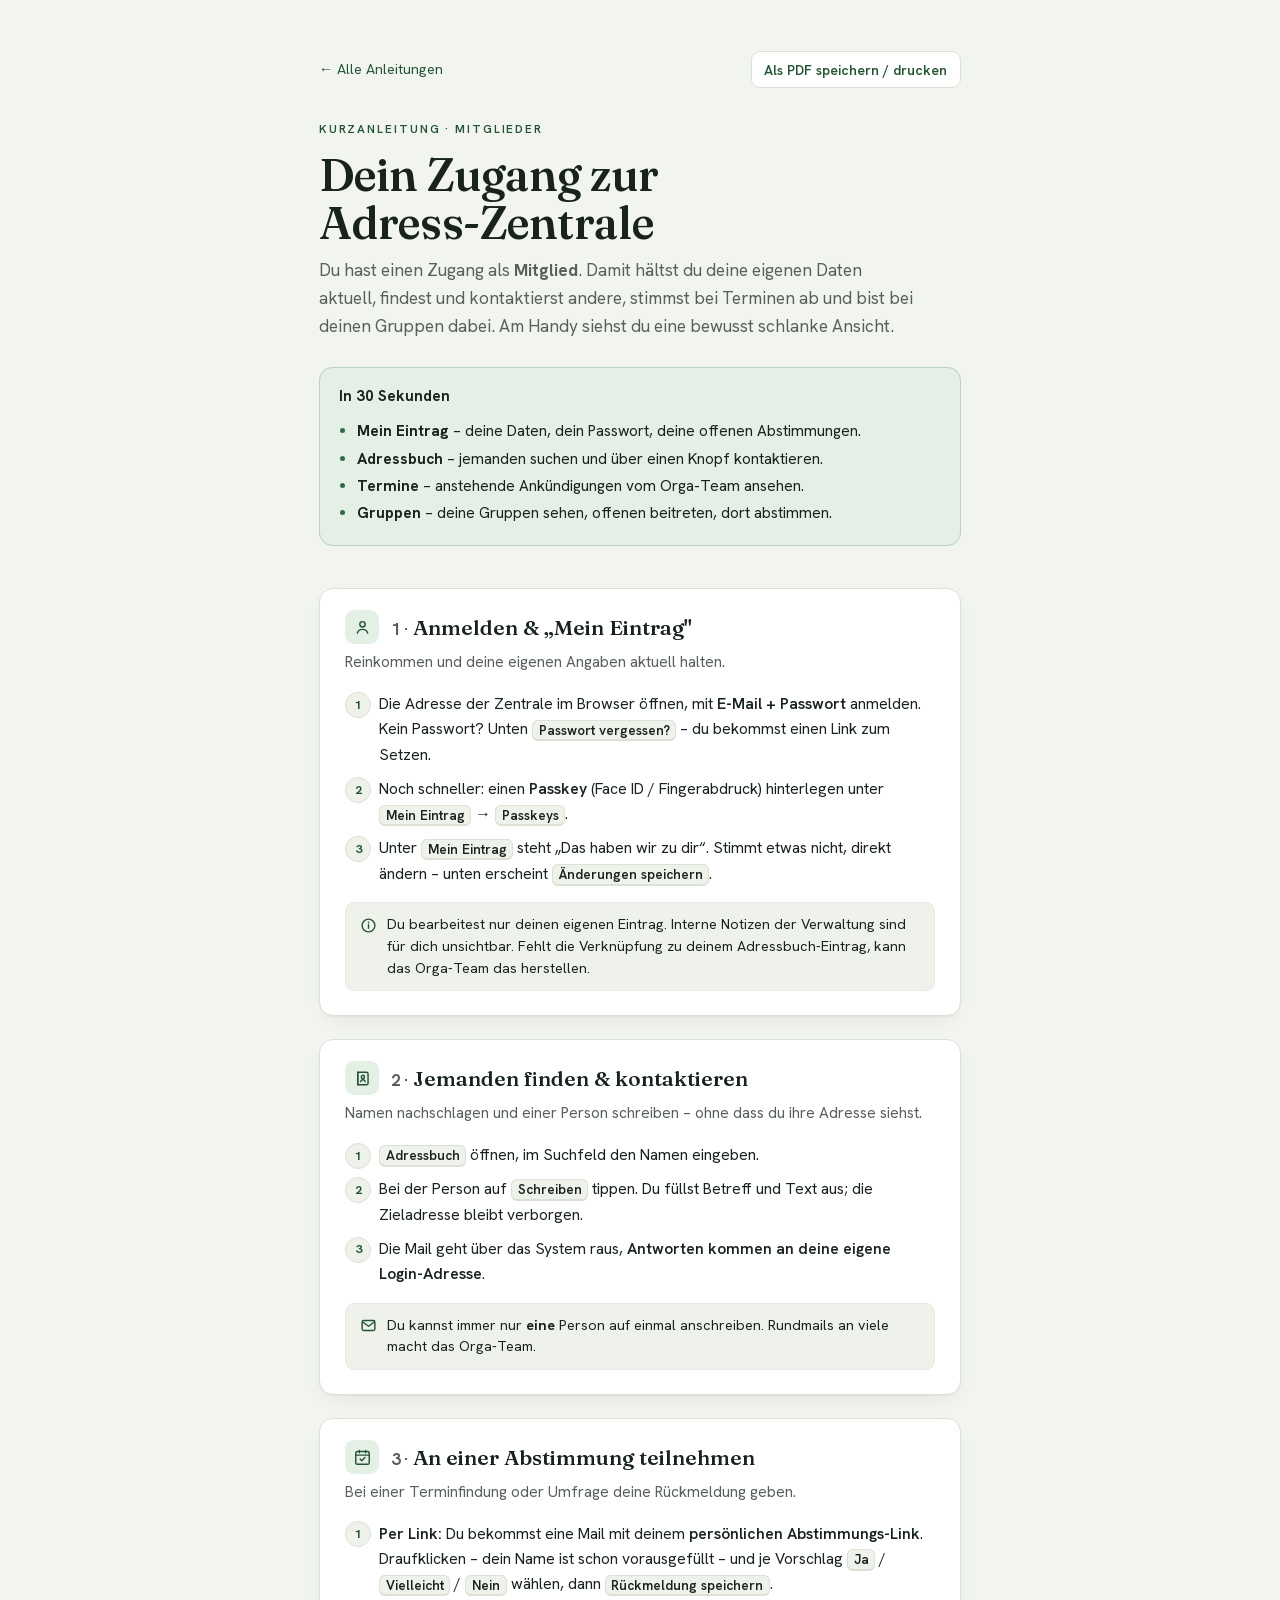
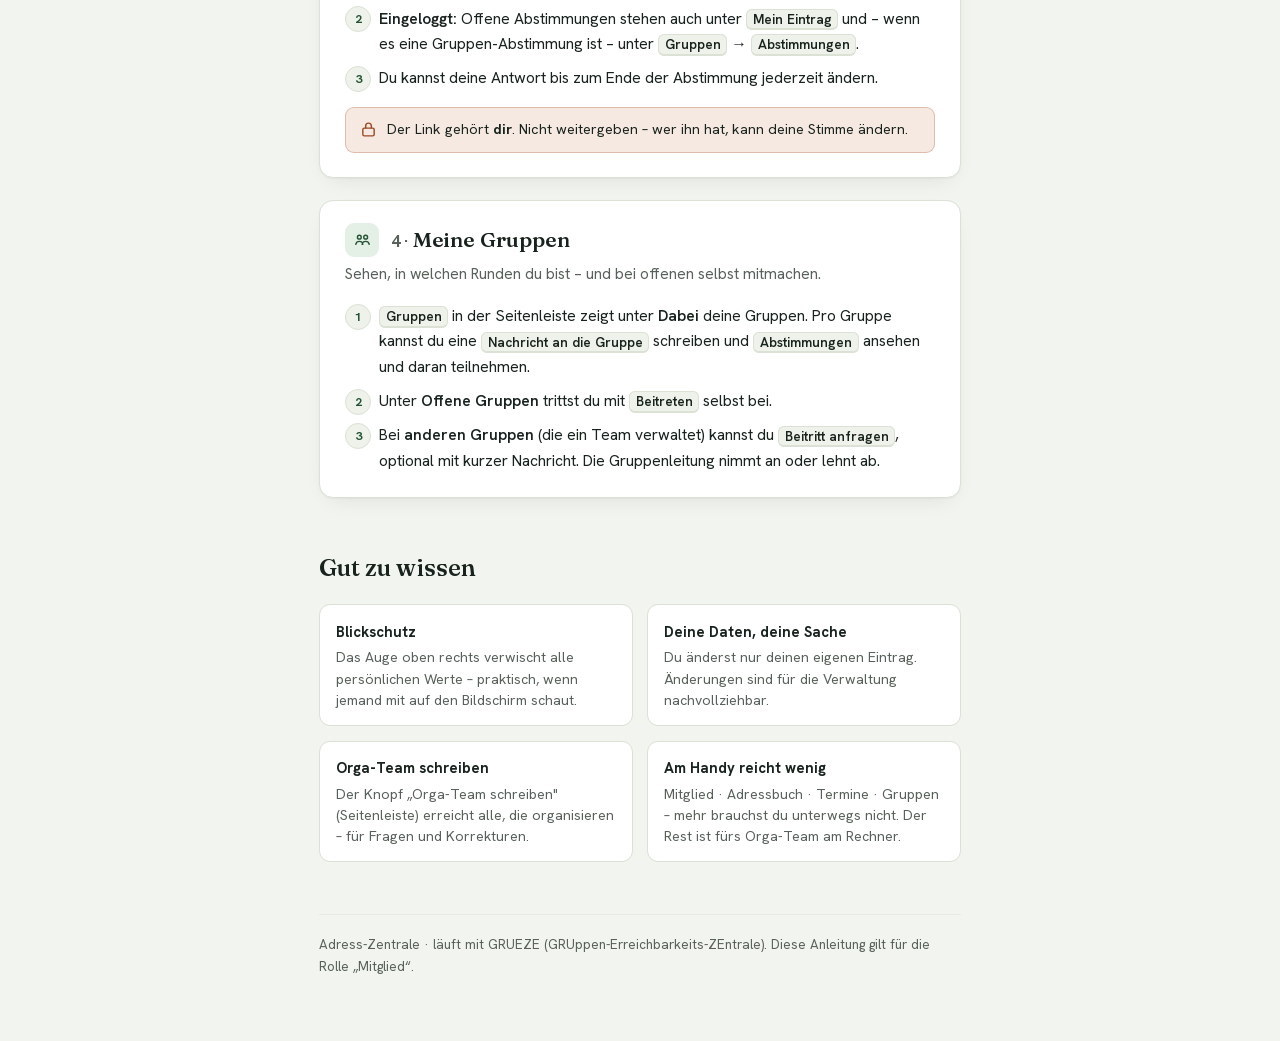
<file: public/hilfe/mitglied.html>
<!doctype html>
<html lang="de">
<head>
<meta charset="utf-8">
<meta name="viewport" content="width=device-width, initial-scale=1">
<meta name="robots" content="noindex, nofollow">
<title>Anleitung für Mitglieder · Adress-Zentrale</title>
<meta name="description" content="Kurz und einfach: was du mit deinem Mitglieder-Zugang machen kannst – eigene Daten pflegen, Leute finden und kontaktieren, an Abstimmungen teilnehmen, Gruppen.">
<style>
  @import url("../assets/css/fonts.css");

  :root {
    --bg: #f2f5ef; --surface: #ffffff; --surface-sunken: #eef2ea;
    --ink: #19231d; --muted: #586159; --border: #dbe1d5; --hairline: #e7ebe2;
    --primary: #2e6b41; --primary-strong: #245334; --primary-soft: #e4efe6;
    --warn: #9a4a26; --warn-soft: #f6e9e1;
    --shadow: 0 1px 2px rgba(25,35,29,.04), 0 8px 24px -12px rgba(25,35,29,.14);
    --radius: 14px;
    --font-display: "Fraunces", "Iowan Old Style", Georgia, serif;
    --font-body: "Hanken Grotesk", -apple-system, BlinkMacSystemFont, "Segoe UI", sans-serif;
  }
  @media (prefers-color-scheme: dark) {
    :root:not([data-theme="light"]) {
      --bg: #10140f; --surface: #171c15; --surface-sunken: #1e241b;
      --ink: #e9ede6; --muted: #a2aa9f; --border: #2f362d; --hairline: #262d23;
      --primary: #6bbf7e; --primary-strong: #82cf93; --primary-soft: #1d2a1e;
      --warn: #d68a5c; --warn-soft: #2a201a;
      --shadow: 0 1px 2px rgba(0,0,0,.3), 0 10px 30px -14px rgba(0,0,0,.6);
    }
  }
  * { box-sizing: border-box; }
  body {
    margin: 0; background: var(--bg); color: var(--ink);
    font-family: var(--font-body); font-size: 17px; line-height: 1.62; -webkit-font-smoothing: antialiased;
  }
  .wrap { max-width: 700px; margin: 0 auto; padding: clamp(1.4rem, 4vw, 3.4rem) clamp(1.1rem, 4vw, 1.8rem) 4rem; }

  .topbar { display: flex; flex-wrap: wrap; gap: .6rem; align-items: center; justify-content: space-between; margin-bottom: 2rem; }
  .backlink { font-size: .9rem; color: var(--primary-strong); text-decoration: none; }
  .backlink:hover { text-decoration: underline; }
  .printbtn {
    font: inherit; font-size: .86rem; font-weight: 600; background: var(--surface);
    color: var(--primary-strong); border: 1px solid var(--border); border-radius: 9px;
    padding: .4rem .8rem; cursor: pointer;
  }
  .printbtn:hover { background: var(--primary-soft); }

  .eyebrow { font-size: .74rem; font-weight: 600; letter-spacing: .16em; text-transform: uppercase; color: var(--primary-strong); margin: 0 0 .7rem; }
  h1 {
    font-family: var(--font-display); font-optical-sizing: auto; font-weight: 560;
    font-size: clamp(2rem, 6vw, 2.8rem); line-height: 1.08; letter-spacing: -.01em;
    text-wrap: balance; margin: 0 0 .6rem;
  }
  .lede { font-size: 1.08rem; color: var(--muted); max-width: 60ch; margin: 0 0 1.6rem; }

  .quick {
    background: var(--primary-soft); border: 1px solid color-mix(in srgb, var(--primary) 22%, transparent);
    border-radius: var(--radius); padding: 1.05rem 1.2rem; display: grid; gap: .5rem; margin-bottom: 2.6rem;
  }
  .quick h2 { font-size: .95rem; margin: 0; font-family: var(--font-body); font-weight: 700; }
  .quick ul { margin: 0; padding-left: 1.1rem; font-size: .96rem; }
  .quick li { margin: .15rem 0; }
  .quick li::marker { color: var(--primary); }

  .tasks { display: grid; gap: 1.4rem; counter-reset: task; }
  .task {
    background: var(--surface); border: 1px solid var(--border); border-radius: var(--radius);
    box-shadow: var(--shadow); padding: 1.35rem clamp(1.1rem, 4vw, 1.6rem) 1.5rem;
  }
  .task-head { display: flex; align-items: center; gap: .7rem; margin-bottom: .15rem; }
  .task-ic { width: 34px; height: 34px; flex: none; display: grid; place-items: center; border-radius: 9px; background: var(--primary-soft); color: var(--primary-strong); }
  .task-ic svg { width: 19px; height: 19px; }
  .task h2 {
    font-family: var(--font-display); font-optical-sizing: auto; font-weight: 560;
    font-size: 1.32rem; line-height: 1.15; margin: 0; text-wrap: balance;
  }
  .task h2::before {
    counter-increment: task; content: counter(task) " · ";
    color: var(--muted); font-family: var(--font-body); font-weight: 700; font-size: .8em;
  }
  .goal { color: var(--muted); font-size: .96rem; margin: .35rem 0 1rem; }
  ol.steps { margin: 0; padding: 0; list-style: none; counter-reset: step; display: grid; gap: .55rem; }
  ol.steps > li { position: relative; padding-left: 2.1rem; font-size: .98rem; }
  ol.steps > li::before {
    counter-increment: step; content: counter(step); position: absolute; left: 0; top: .05rem;
    width: 1.5rem; height: 1.5rem; display: grid; place-items: center; border-radius: 50%;
    background: var(--surface-sunken); border: 1px solid var(--border);
    font-size: .78rem; font-weight: 700; font-variant-numeric: tabular-nums; color: var(--primary-strong);
  }
  ol.steps b { font-weight: 600; }
  kbd {
    font-family: var(--font-body); font-size: .86em; font-weight: 600; background: var(--surface-sunken);
    border: 1px solid var(--border); border-bottom-width: 2px; border-radius: 6px; padding: .05em .42em; white-space: nowrap;
  }

  .tip {
    display: flex; gap: .6rem; margin-top: 1rem; padding: .7rem .85rem; border-radius: 9px;
    background: var(--warn-soft); border: 1px solid color-mix(in srgb, var(--warn) 28%, transparent);
    font-size: .9rem; line-height: 1.5;
  }
  .tip svg { width: 17px; height: 17px; flex: none; color: var(--warn); margin-top: .16rem; }
  .tip.calm { background: var(--surface-sunken); border-color: var(--hairline); }
  .tip.calm svg { color: var(--primary-strong); }

  .section-title { font-family: var(--font-display); font-optical-sizing: auto; font-weight: 560; font-size: 1.5rem; margin: 3.2rem 0 .8rem; text-wrap: balance; }
  .knowhow { display: grid; grid-template-columns: repeat(auto-fit, minmax(215px, 1fr)); gap: .9rem; margin-top: 1rem; }
  .know { background: var(--surface); border: 1px solid var(--border); border-radius: 11px; padding: .9rem 1rem; }
  .know h3 { font-size: .92rem; margin: 0 0 .25rem; }
  .know p { margin: 0; font-size: .88rem; color: var(--muted); line-height: 1.5; }

  footer { margin-top: 3.2rem; padding-top: 1.2rem; border-top: 1px solid var(--hairline); font-size: .84rem; color: var(--muted); }
  a { color: var(--primary-strong); }
  a:focus-visible { outline: 2px solid var(--primary); outline-offset: 2px; border-radius: 3px; }

  @media print {
    :root { --shadow: none; }
    body { background: #fff; color: #000; font-size: 10.5pt; }
    .wrap { max-width: none; padding: 0; }
    .topbar { display: none; }
    .task, .quick, .know { break-inside: avoid; box-shadow: none; }
    .section-title { break-after: avoid; }
    .task-head { break-after: avoid; }
    a { color: #000; text-decoration: none; }
    h1 { font-size: 22pt; }
  }
  @media (prefers-reduced-motion: reduce) { * { transition: none !important; } }
</style>
</head>
<body>
<div class="wrap">

  <div class="topbar">
    <a class="backlink" href="./">&larr; Alle Anleitungen</a>
    <button class="printbtn" type="button" onclick="window.print()">Als PDF speichern / drucken</button>
  </div>

  <p class="eyebrow">Kurzanleitung &middot; Mitglieder</p>
  <h1>Dein Zugang zur Adress-Zentrale</h1>
  <p class="lede">
    Du hast einen Zugang als <b>Mitglied</b>. Damit hältst du deine eigenen Daten
    aktuell, findest und kontaktierst andere, stimmst bei Terminen ab und bist bei
    deinen Gruppen dabei. Am Handy siehst du eine bewusst schlanke Ansicht.
  </p>

  <div class="quick">
    <h2>In 30 Sekunden</h2>
    <ul>
      <li><b>Mein Eintrag</b> &ndash; deine Daten, dein Passwort, deine offenen Abstimmungen.</li>
      <li><b>Adressbuch</b> &ndash; jemanden suchen und über einen Knopf kontaktieren.</li>
      <li><b>Termine</b> &ndash; anstehende Ankündigungen vom Orga-Team ansehen.</li>
      <li><b>Gruppen</b> &ndash; deine Gruppen sehen, offenen beitreten, dort abstimmen.</li>
    </ul>
  </div>

  <div class="tasks">

    <section class="task" id="meineintrag">
      <div class="task-head">
        <span class="task-ic"><svg viewBox="0 0 24 24" fill="none" stroke="currentColor" stroke-width="1.8" stroke-linecap="round" stroke-linejoin="round"><circle cx="12" cy="8" r="3.4"/><path d="M5.5 19c1-3.2 3.7-4.6 6.5-4.6S17.5 15.8 18.5 19"/></svg></span>
        <h2>Anmelden &amp; „Mein Eintrag"</h2>
      </div>
      <p class="goal">Reinkommen und deine eigenen Angaben aktuell halten.</p>
      <ol class="steps">
        <li>Die Adresse der Zentrale im Browser öffnen, mit <b>E-Mail + Passwort</b> anmelden. Kein Passwort? Unten <kbd>Passwort vergessen?</kbd> &ndash; du bekommst einen Link zum Setzen.</li>
        <li>Noch schneller: einen <b>Passkey</b> (Face&nbsp;ID / Fingerabdruck) hinterlegen unter <kbd>Mein Eintrag</kbd> &rarr; <kbd>Passkeys</kbd>.</li>
        <li>Unter <kbd>Mein Eintrag</kbd> steht &bdquo;Das haben wir zu dir&ldquo;. Stimmt etwas nicht, direkt ändern &ndash; unten erscheint <kbd>Änderungen speichern</kbd>.</li>
      </ol>
      <div class="tip calm">
        <svg viewBox="0 0 24 24" fill="none" stroke="currentColor" stroke-width="2" stroke-linecap="round" stroke-linejoin="round"><circle cx="12" cy="12" r="9"/><path d="M12 11v5M12 7.5v.5"/></svg>
        <span>Du bearbeitest nur deinen eigenen Eintrag. Interne Notizen der Verwaltung sind für dich unsichtbar. Fehlt die Verknüpfung zu deinem Adressbuch-Eintrag, kann das Orga-Team das herstellen.</span>
      </div>
    </section>

    <section class="task" id="kontaktieren">
      <div class="task-head">
        <span class="task-ic"><svg viewBox="0 0 24 24" fill="none" stroke="currentColor" stroke-width="1.8" stroke-linecap="round" stroke-linejoin="round"><path d="M6 4h11a2 2 0 0 1 2 2v12a2 2 0 0 1-2 2H6z"/><path d="M6 4v16"/><circle cx="12.5" cy="10" r="2"/><path d="M9.5 16c.6-1.6 1.7-2.4 3-2.4s2.4.8 3 2.4"/></svg></span>
        <h2>Jemanden finden &amp; kontaktieren</h2>
      </div>
      <p class="goal">Namen nachschlagen und einer Person schreiben &ndash; ohne dass du ihre Adresse siehst.</p>
      <ol class="steps">
        <li><kbd>Adressbuch</kbd> öffnen, im Suchfeld den Namen eingeben.</li>
        <li>Bei der Person auf <kbd>Schreiben</kbd> tippen. Du füllst Betreff und Text aus; die Zieladresse bleibt verborgen.</li>
        <li>Die Mail geht über das System raus, <b>Antworten kommen an deine eigene Login-Adresse</b>.</li>
      </ol>
      <div class="tip calm">
        <svg viewBox="0 0 24 24" fill="none" stroke="currentColor" stroke-width="2" stroke-linecap="round" stroke-linejoin="round"><rect x="3" y="5" width="18" height="14" rx="2"/><path d="m4 7 8 6 8-6"/></svg>
        <span>Du kannst immer nur <b>eine</b> Person auf einmal anschreiben. Rundmails an viele macht das Orga-Team.</span>
      </div>
    </section>

    <section class="task" id="abstimmen">
      <div class="task-head">
        <span class="task-ic"><svg viewBox="0 0 24 24" fill="none" stroke="currentColor" stroke-width="1.8" stroke-linecap="round" stroke-linejoin="round"><rect x="3.5" y="4.5" width="17" height="16" rx="2"/><path d="M3.5 9h17M8 3v3M16 3v3"/><path d="m9 14 2 2 4-4"/></svg></span>
        <h2>An einer Abstimmung teilnehmen</h2>
      </div>
      <p class="goal">Bei einer Terminfindung oder Umfrage deine Rückmeldung geben.</p>
      <ol class="steps">
        <li><b>Per Link:</b> Du bekommst eine Mail mit deinem <b>persönlichen Abstimmungs-Link</b>. Draufklicken &ndash; dein Name ist schon vorausgefüllt &ndash; und je Vorschlag <kbd>Ja</kbd> / <kbd>Vielleicht</kbd> / <kbd>Nein</kbd> wählen, dann <kbd>Rückmeldung speichern</kbd>.</li>
        <li><b>Eingeloggt:</b> Offene Abstimmungen stehen auch unter <kbd>Mein Eintrag</kbd> und &ndash; wenn es eine Gruppen-Abstimmung ist &ndash; unter <kbd>Gruppen</kbd> &rarr; <kbd>Abstimmungen</kbd>.</li>
        <li>Du kannst deine Antwort bis zum Ende der Abstimmung jederzeit ändern.</li>
      </ol>
      <div class="tip">
        <svg viewBox="0 0 24 24" fill="none" stroke="currentColor" stroke-width="2" stroke-linecap="round" stroke-linejoin="round"><rect x="4" y="10" width="16" height="11" rx="2"/><path d="M8 10V7a4 4 0 0 1 8 0v3"/></svg>
        <span>Der Link gehört <b>dir</b>. Nicht weitergeben &ndash; wer ihn hat, kann deine Stimme ändern.</span>
      </div>
    </section>

    <section class="task" id="gruppen">
      <div class="task-head">
        <span class="task-ic"><svg viewBox="0 0 24 24" fill="none" stroke="currentColor" stroke-width="1.8" stroke-linecap="round" stroke-linejoin="round"><circle cx="8" cy="9" r="2.4"/><circle cx="16" cy="9" r="2.4"/><path d="M3.5 18c.6-2.4 2.3-3.6 4.5-3.6S12 15.6 12.5 18M11.5 18c.6-2.4 2.3-3.6 4.5-3.6s3.9 1.2 4.5 3.6"/></svg></span>
        <h2>Meine Gruppen</h2>
      </div>
      <p class="goal">Sehen, in welchen Runden du bist &ndash; und bei offenen selbst mitmachen.</p>
      <ol class="steps">
        <li><kbd>Gruppen</kbd> in der Seitenleiste zeigt unter <b>Dabei</b> deine Gruppen. Pro Gruppe kannst du eine <kbd>Nachricht an die Gruppe</kbd> schreiben und <kbd>Abstimmungen</kbd> ansehen und daran teilnehmen.</li>
        <li>Unter <b>Offene Gruppen</b> trittst du mit <kbd>Beitreten</kbd> selbst bei.</li>
        <li>Bei <b>anderen Gruppen</b> (die ein Team verwaltet) kannst du <kbd>Beitritt anfragen</kbd>, optional mit kurzer Nachricht. Die Gruppenleitung nimmt an oder lehnt ab.</li>
      </ol>
    </section>

  </div>

  <h2 class="section-title">Gut zu wissen</h2>
  <div class="knowhow">
    <div class="know">
      <h3>Blickschutz</h3>
      <p>Das Auge oben rechts verwischt alle persönlichen Werte &ndash; praktisch, wenn jemand mit auf den Bildschirm schaut.</p>
    </div>
    <div class="know">
      <h3>Deine Daten, deine Sache</h3>
      <p>Du änderst nur deinen eigenen Eintrag. Änderungen sind für die Verwaltung nachvollziehbar.</p>
    </div>
    <div class="know">
      <h3>Orga-Team schreiben</h3>
      <p>Der Knopf „Orga-Team schreiben" (Seitenleiste) erreicht alle, die organisieren &ndash; für Fragen und Korrekturen.</p>
    </div>
    <div class="know">
      <h3>Am Handy reicht wenig</h3>
      <p>Mitglied · Adressbuch · Termine · Gruppen &ndash; mehr brauchst du unterwegs nicht. Der Rest ist fürs Orga-Team am Rechner.</p>
    </div>
  </div>

  <footer>
    Adress-Zentrale &middot; läuft mit GRUEZE (GRUppen-Erreichbarkeits-ZEntrale).
    Diese Anleitung gilt für die Rolle &bdquo;Mitglied&ldquo;.
  </footer>

</div>
</body>
</html>
</file>
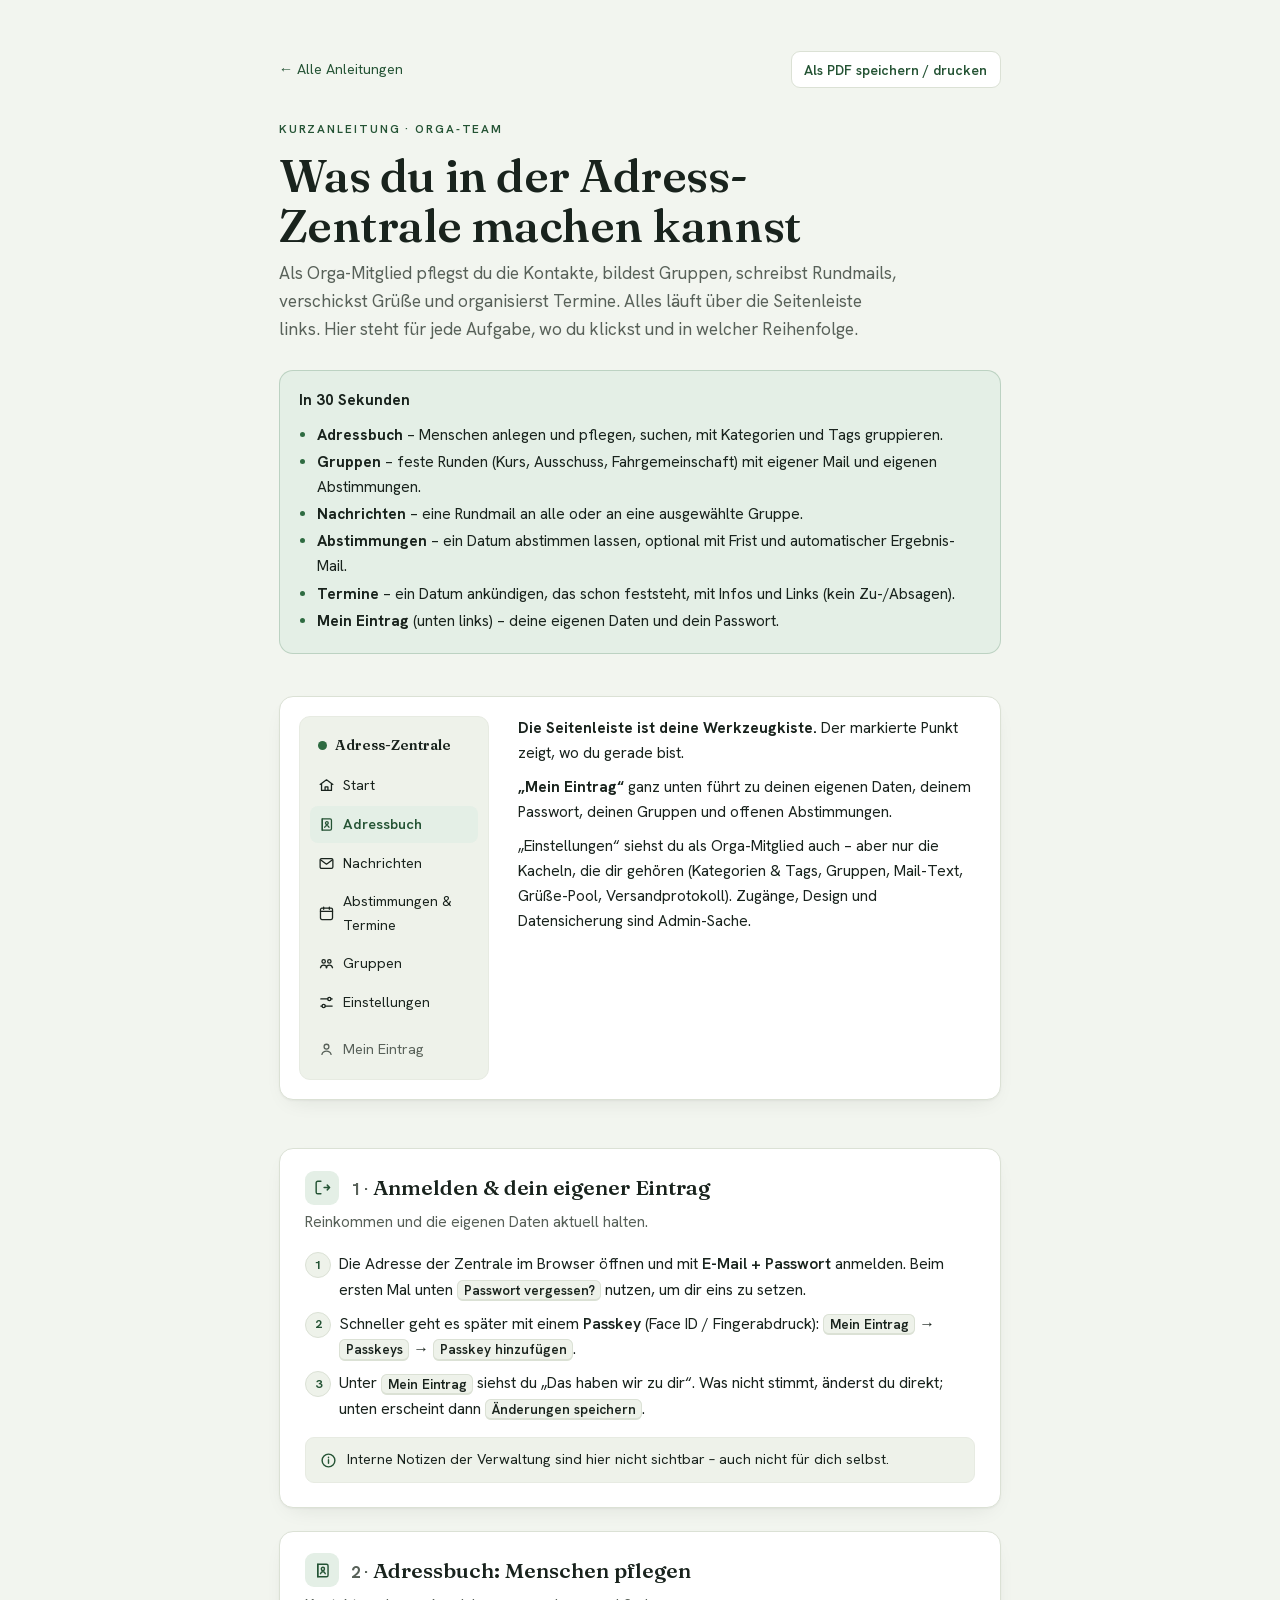
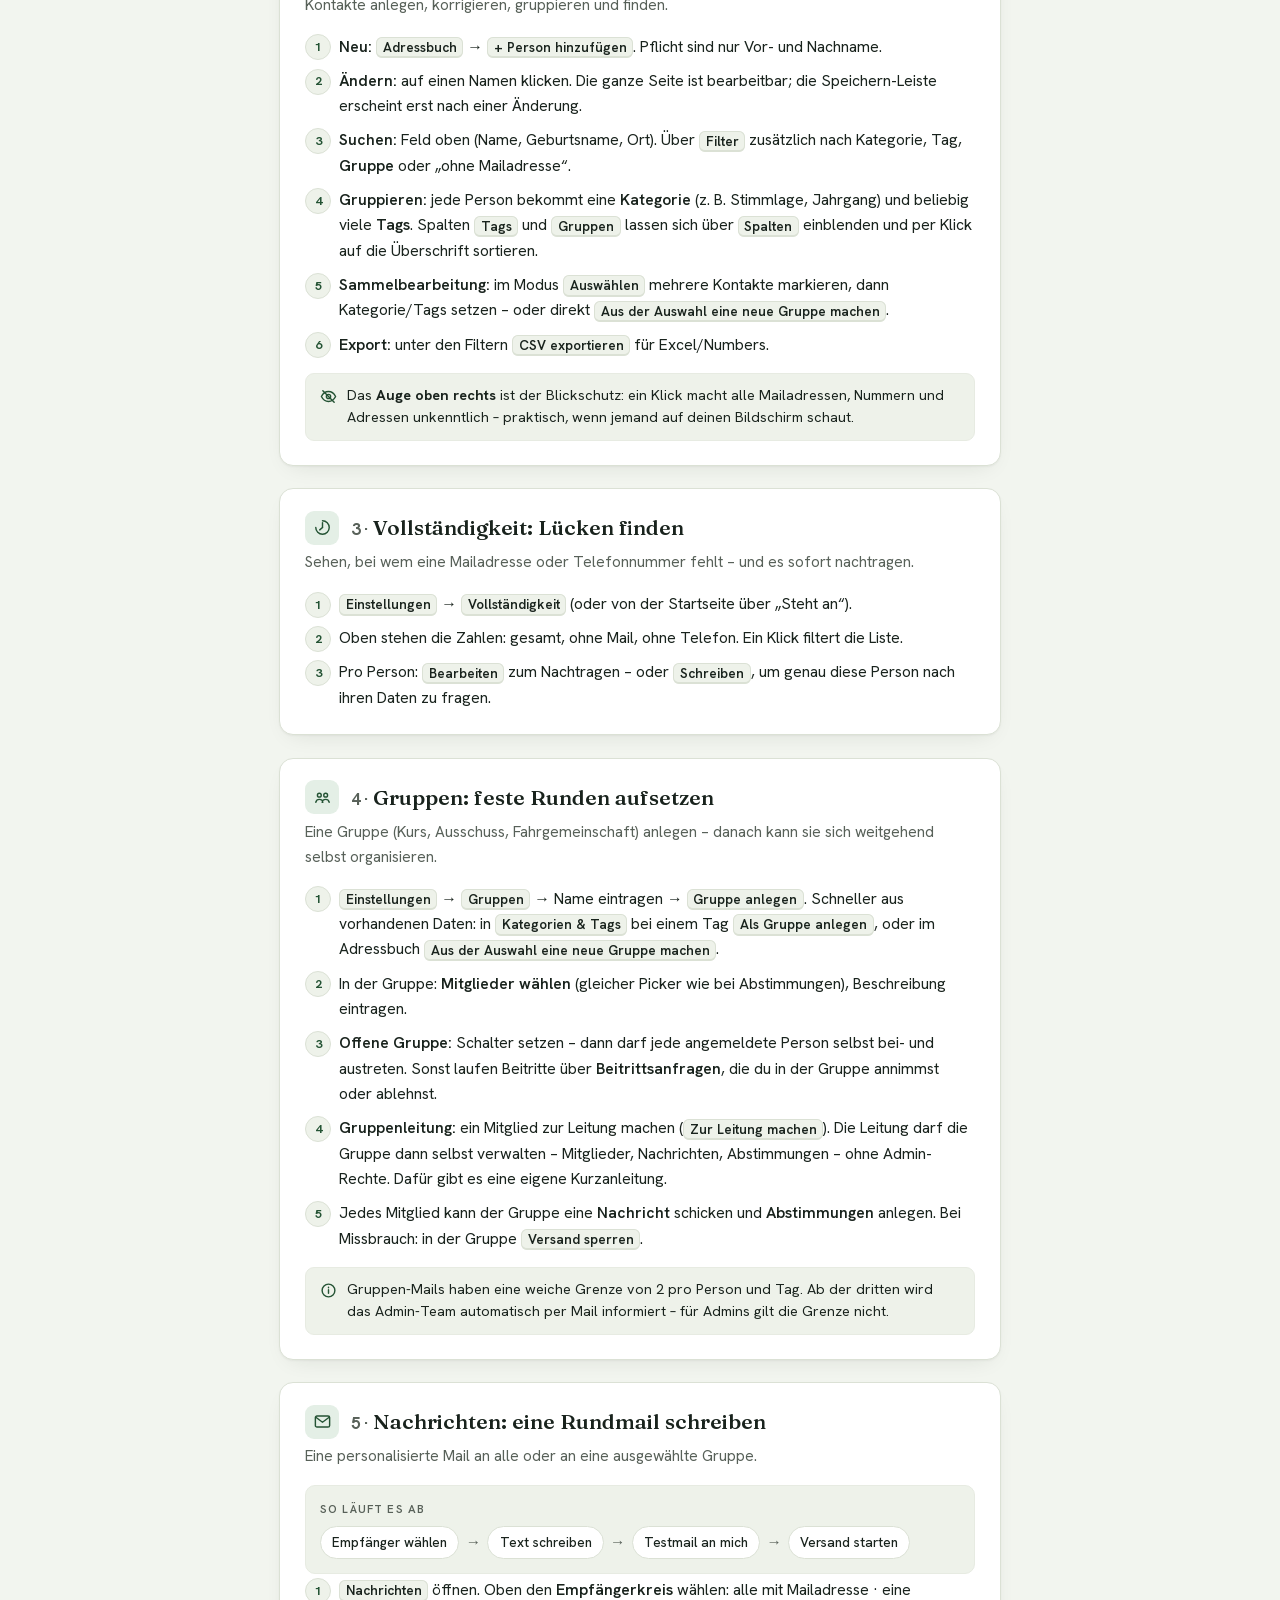
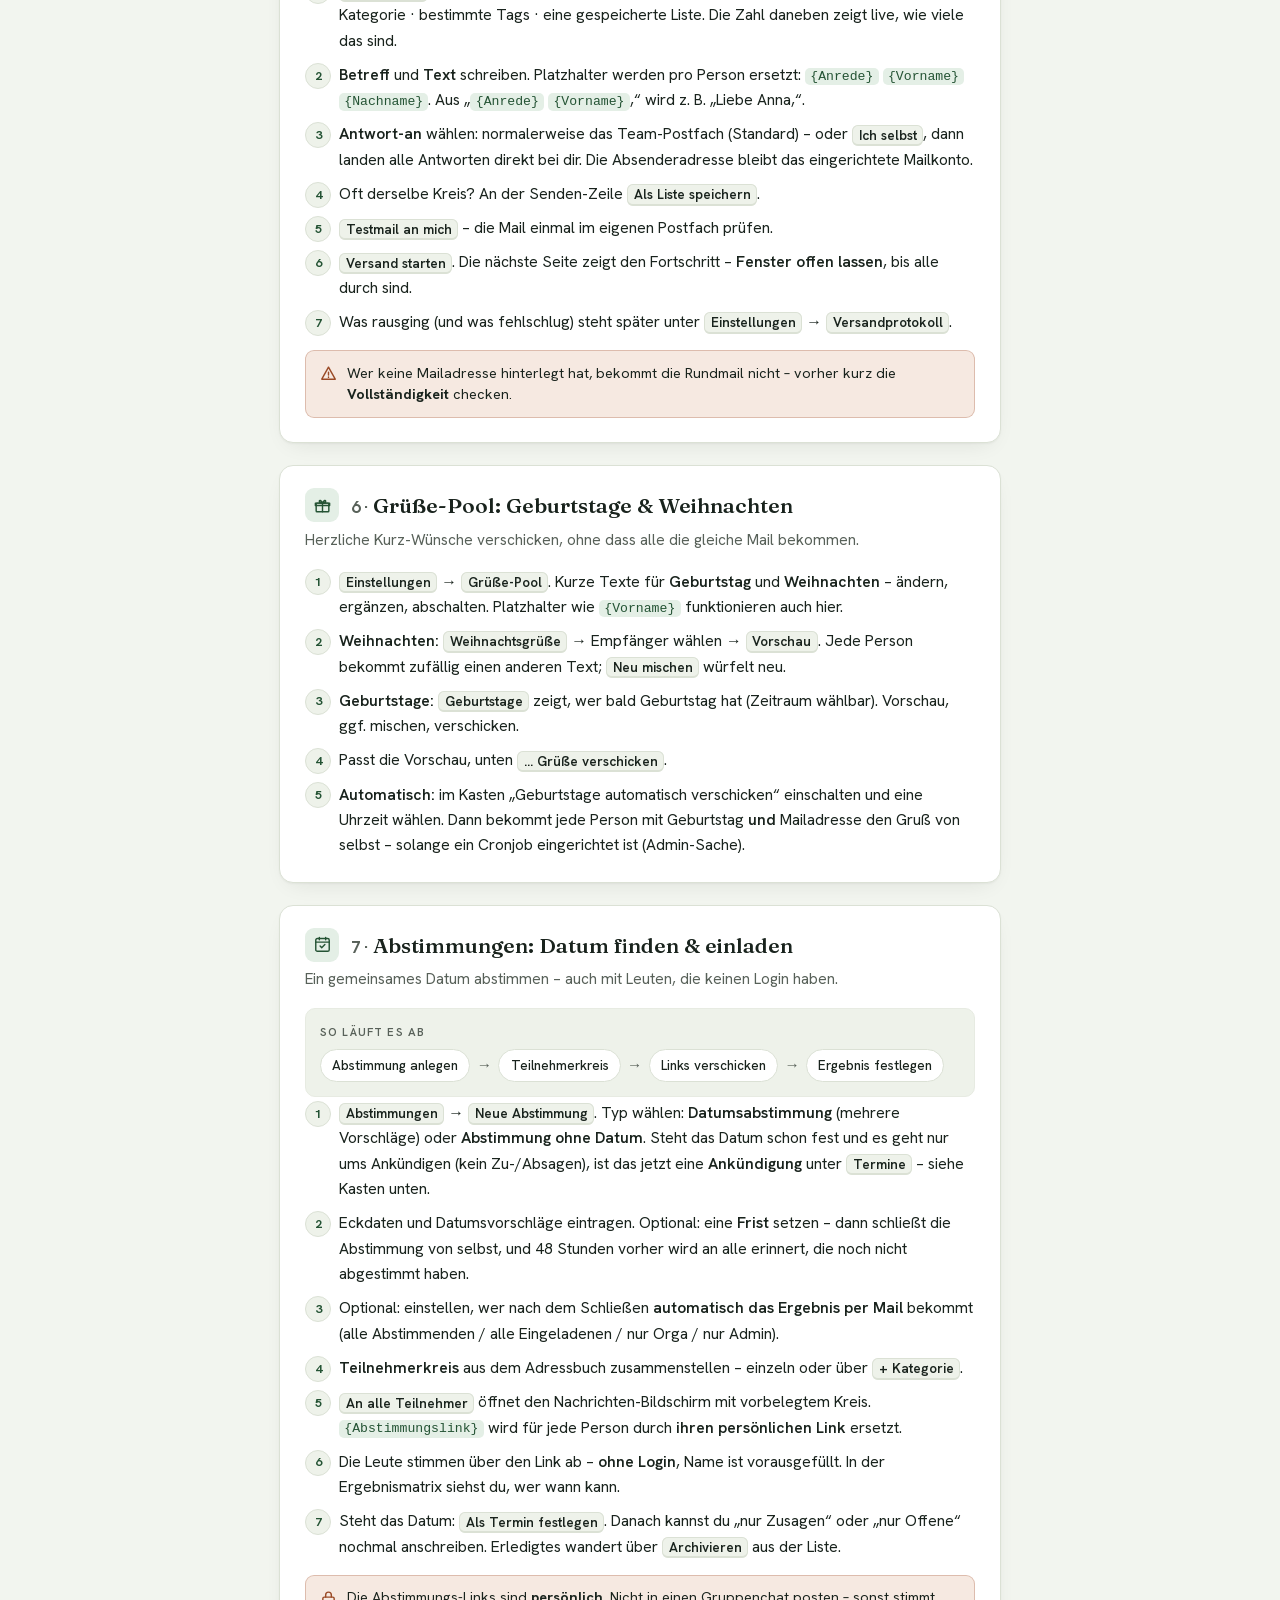
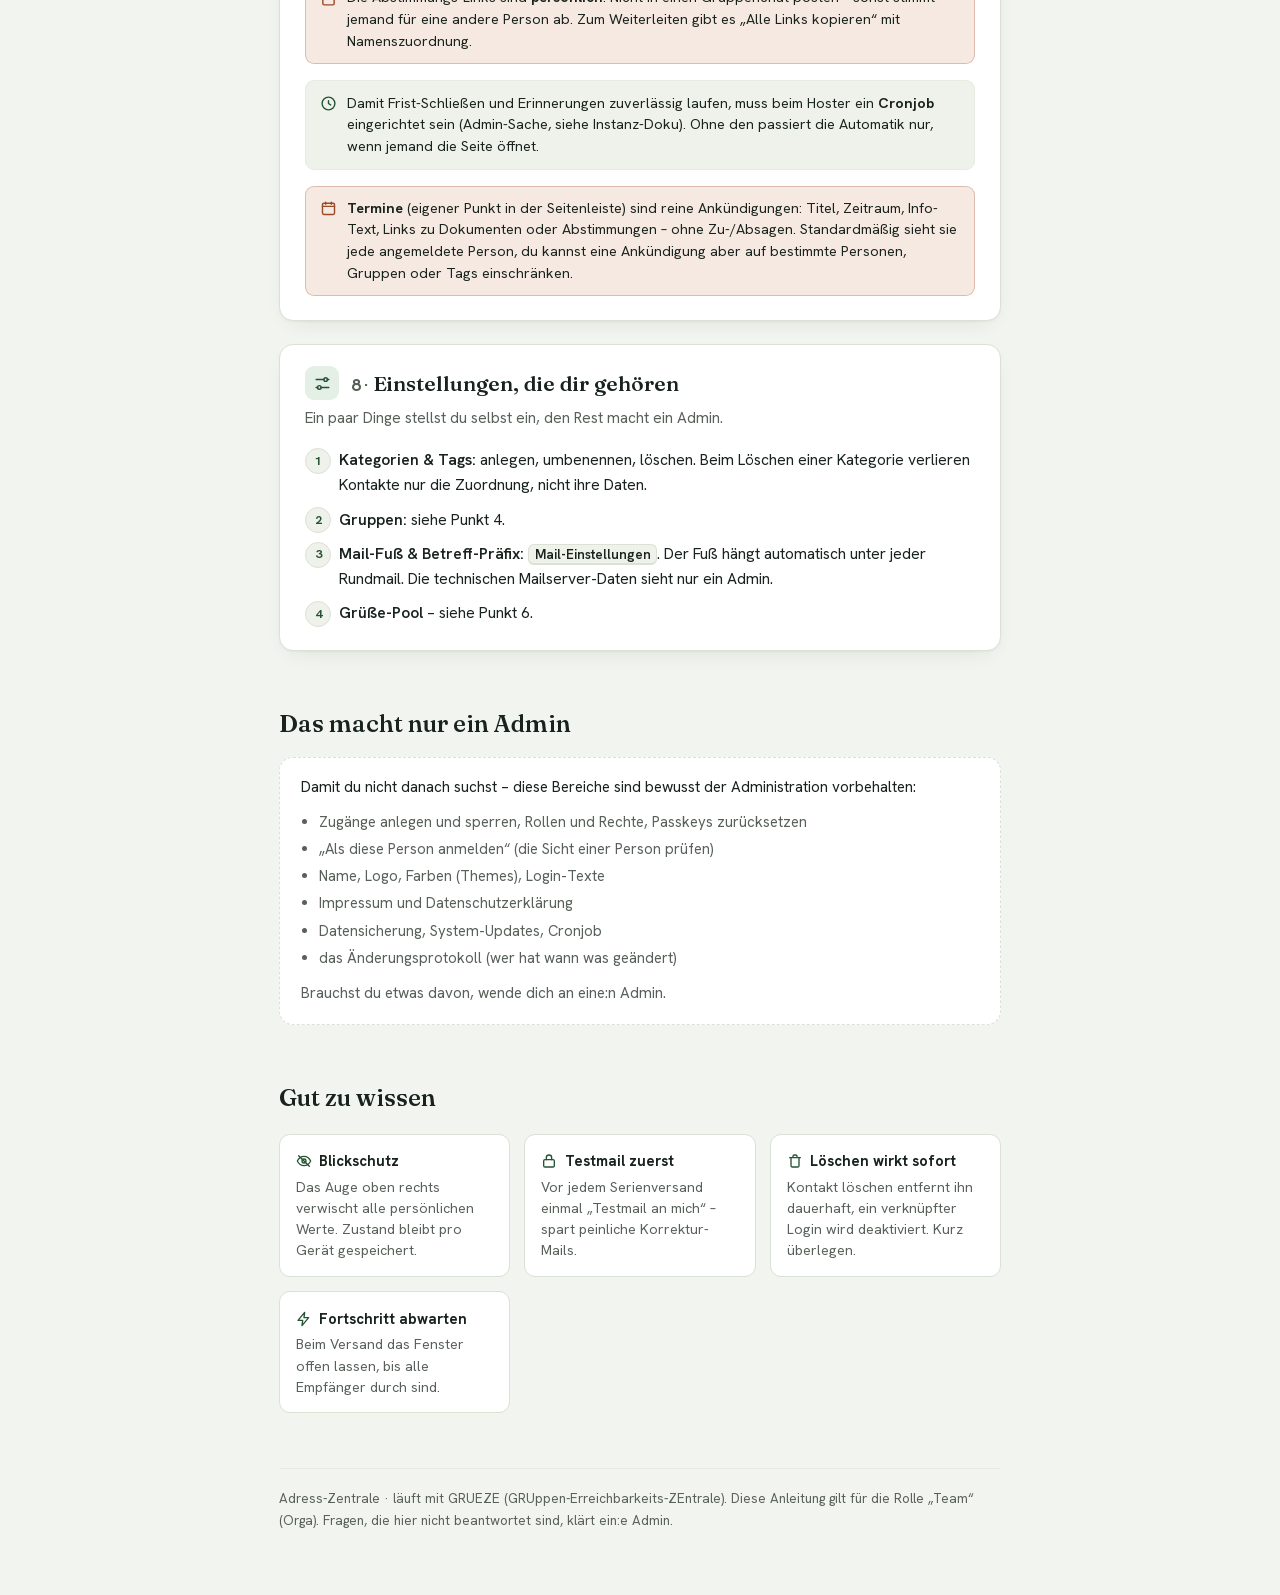
<file: public/hilfe/orga-team.html>
<!doctype html>
<html lang="de">
<head>
<meta charset="utf-8">
<meta name="viewport" content="width=device-width, initial-scale=1">
<meta name="robots" content="noindex, nofollow">
<title>Anleitung fürs Orga-Team · Adress-Zentrale</title>
<meta name="description" content="Kurzanleitung: was das Orga-Team in der Adress-Zentrale machen kann – Kontakte, Gruppen, Rundmails, Grüße, Termine – Schritt für Schritt.">
<style>
  @import url("../assets/css/fonts.css");

  :root {
    --bg: #f2f5ef;
    --surface: #ffffff;
    --surface-sunken: #eef2ea;
    --ink: #19231d;
    --muted: #586159;
    --border: #dbe1d5;
    --hairline: #e7ebe2;
    --primary: #2e6b41;
    --primary-strong: #245334;
    --primary-soft: #e4efe6;
    --warn: #9a4a26;
    --warn-soft: #f6e9e1;
    --shadow: 0 1px 2px rgba(25,35,29,.04), 0 8px 24px -12px rgba(25,35,29,.14);
    --radius: 14px;
    --font-display: "Fraunces", "Iowan Old Style", Georgia, serif;
    --font-body: "Hanken Grotesk", -apple-system, BlinkMacSystemFont, "Segoe UI", sans-serif;
  }
  @media (prefers-color-scheme: dark) {
    :root:not([data-theme="light"]) {
      --bg: #10140f; --surface: #171c15; --surface-sunken: #1e241b;
      --ink: #e9ede6; --muted: #a2aa9f; --border: #2f362d; --hairline: #262d23;
      --primary: #6bbf7e; --primary-strong: #82cf93; --primary-soft: #1d2a1e;
      --warn: #d68a5c; --warn-soft: #2a201a;
      --shadow: 0 1px 2px rgba(0,0,0,.3), 0 10px 30px -14px rgba(0,0,0,.6);
    }
  }

  * { box-sizing: border-box; }
  body {
    margin: 0; background: var(--bg); color: var(--ink);
    font-family: var(--font-body); font-size: 17px; line-height: 1.62;
    -webkit-font-smoothing: antialiased;
  }
  .wrap { max-width: 780px; margin: 0 auto; padding: clamp(1.4rem, 4vw, 3.4rem) clamp(1.1rem, 4vw, 1.8rem) 4rem; }

  .topbar {
    display: flex; flex-wrap: wrap; gap: .6rem; align-items: center;
    justify-content: space-between; margin-bottom: 2rem;
  }
  .backlink { font-size: .9rem; color: var(--primary-strong); text-decoration: none; }
  .backlink:hover { text-decoration: underline; }
  .printbtn {
    font: inherit; font-size: .86rem; font-weight: 600;
    background: var(--surface); color: var(--primary-strong);
    border: 1px solid var(--border); border-radius: 9px;
    padding: .4rem .8rem; cursor: pointer;
  }
  .printbtn:hover { background: var(--primary-soft); }

  .eyebrow {
    font-size: .74rem; font-weight: 600; letter-spacing: .16em;
    text-transform: uppercase; color: var(--primary-strong); margin: 0 0 .7rem;
  }
  h1 {
    font-family: var(--font-display); font-optical-sizing: auto; font-weight: 560;
    font-size: clamp(2rem, 6vw, 2.9rem); line-height: 1.08; letter-spacing: -.01em;
    text-wrap: balance; margin: 0 0 .6rem;
  }
  .lede { font-size: 1.08rem; color: var(--muted); max-width: 62ch; margin: 0 0 1.6rem; }

  .quick {
    background: var(--primary-soft);
    border: 1px solid color-mix(in srgb, var(--primary) 22%, transparent);
    border-radius: var(--radius); padding: 1.05rem 1.2rem;
    display: grid; gap: .5rem; margin-bottom: 2.6rem;
  }
  .quick h2 { font-size: .95rem; margin: 0; font-family: var(--font-body); font-weight: 700; }
  .quick ul { margin: 0; padding-left: 1.1rem; font-size: .96rem; }
  .quick li { margin: .15rem 0; }
  .quick li::marker { color: var(--primary); }

  .navmap {
    display: grid; grid-template-columns: minmax(0, 190px) 1fr;
    gap: clamp(1rem, 4vw, 1.8rem); align-items: start;
    background: var(--surface); border: 1px solid var(--border);
    border-radius: var(--radius); box-shadow: var(--shadow);
    padding: 1.2rem; margin-bottom: 3rem;
  }
  .rail {
    background: var(--surface-sunken); border: 1px solid var(--hairline);
    border-radius: 11px; padding: .7rem .6rem; display: grid; gap: .12rem; font-size: .9rem;
  }
  .rail .brand {
    display: flex; align-items: center; gap: .5rem;
    font-family: var(--font-display); font-weight: 600; padding: .35rem .5rem .55rem;
  }
  .rail .dot { width: 9px; height: 9px; border-radius: 50%; background: var(--primary); flex: none; }
  .rail a, .rail span.item {
    display: flex; align-items: center; gap: .55rem; padding: .42rem .5rem;
    border-radius: 8px; color: var(--ink); text-decoration: none;
  }
  .rail .on { background: var(--primary-soft); color: var(--primary-strong); font-weight: 600; }
  .rail svg { width: 17px; height: 17px; flex: none; }
  .navmap-copy p { margin: 0 0 .6rem; font-size: .96rem; }
  .navmap-copy p:last-child { margin-bottom: 0; }

  .tasks { display: grid; gap: 1.4rem; counter-reset: task; }
  .task {
    background: var(--surface); border: 1px solid var(--border);
    border-radius: var(--radius); box-shadow: var(--shadow);
    padding: 1.35rem clamp(1.1rem, 4vw, 1.6rem) 1.5rem;
  }
  .task-head { display: flex; align-items: center; gap: .7rem; margin-bottom: .15rem; }
  .task-ic {
    width: 34px; height: 34px; flex: none; display: grid; place-items: center;
    border-radius: 9px; background: var(--primary-soft); color: var(--primary-strong);
  }
  .task-ic svg { width: 19px; height: 19px; }
  .task h2 {
    font-family: var(--font-display); font-optical-sizing: auto; font-weight: 560;
    font-size: 1.32rem; line-height: 1.15; margin: 0; text-wrap: balance;
  }
  .task h2::before {
    counter-increment: task; content: counter(task) " · ";
    color: var(--muted); font-family: var(--font-body); font-weight: 700; font-size: .8em;
  }
  .goal { color: var(--muted); font-size: .96rem; margin: .35rem 0 1rem; }
  ol.steps { margin: 0; padding: 0; list-style: none; counter-reset: step; display: grid; gap: .55rem; }
  ol.steps > li { position: relative; padding-left: 2.1rem; font-size: .98rem; }
  ol.steps > li::before {
    counter-increment: step; content: counter(step);
    position: absolute; left: 0; top: .05rem; width: 1.5rem; height: 1.5rem;
    display: grid; place-items: center; border-radius: 50%;
    background: var(--surface-sunken); border: 1px solid var(--border);
    font-size: .78rem; font-weight: 700; font-variant-numeric: tabular-nums; color: var(--primary-strong);
  }
  ol.steps b { font-weight: 600; }
  kbd {
    font-family: var(--font-body); font-size: .86em; font-weight: 600;
    background: var(--surface-sunken); border: 1px solid var(--border);
    border-bottom-width: 2px; border-radius: 6px; padding: .05em .42em; white-space: nowrap;
  }
  .ph {
    font-family: ui-monospace, "SF Mono", Menlo, Consolas, monospace; font-size: .84em;
    background: var(--primary-soft); color: var(--primary-strong); padding: .1em .4em; border-radius: 5px;
  }

  .flow {
    display: flex; flex-wrap: wrap; align-items: center; gap: .4rem;
    margin: 1rem 0 .2rem; padding: .85rem; background: var(--surface-sunken);
    border-radius: 10px; border: 1px solid var(--hairline);
  }
  .flow .caption {
    flex-basis: 100%; font-size: .72rem; letter-spacing: .1em; text-transform: uppercase;
    color: var(--muted); font-weight: 600; margin-bottom: .1rem;
  }
  .flow span.node {
    background: var(--surface); border: 1px solid var(--border); border-radius: 999px;
    padding: .28rem .7rem; font-size: .84rem; font-weight: 500; white-space: nowrap;
  }
  .flow span.arr { color: var(--muted); font-size: .95rem; }

  .tip {
    display: flex; gap: .6rem; margin-top: 1rem; padding: .7rem .85rem; border-radius: 9px;
    background: var(--warn-soft); border: 1px solid color-mix(in srgb, var(--warn) 28%, transparent);
    font-size: .9rem; line-height: 1.5;
  }
  .tip svg { width: 17px; height: 17px; flex: none; color: var(--warn); margin-top: .16rem; }
  .tip.calm { background: var(--surface-sunken); border-color: var(--hairline); }
  .tip.calm svg { color: var(--primary-strong); }

  .section-title {
    font-family: var(--font-display); font-optical-sizing: auto; font-weight: 560;
    font-size: 1.5rem; margin: 3.4rem 0 .8rem; text-wrap: balance;
  }
  .admin-only { background: var(--surface); border: 1px dashed var(--border); border-radius: var(--radius); padding: 1.1rem 1.3rem; }
  .admin-only p { margin: 0 0 .6rem; font-size: .95rem; }
  .admin-only ul { margin: 0; padding-left: 1.15rem; color: var(--muted); font-size: .93rem; }
  .admin-only li { margin: .2rem 0; }

  .knowhow { display: grid; grid-template-columns: repeat(auto-fit, minmax(215px, 1fr)); gap: .9rem; margin-top: 1rem; }
  .know { background: var(--surface); border: 1px solid var(--border); border-radius: 11px; padding: .9rem 1rem; }
  .know h3 { font-size: .92rem; margin: 0 0 .25rem; display: flex; align-items: center; gap: .45rem; }
  .know h3 svg { width: 16px; height: 16px; color: var(--primary-strong); flex: none; }
  .know p { margin: 0; font-size: .88rem; color: var(--muted); line-height: 1.5; }

  footer {
    margin-top: 3.4rem; padding-top: 1.2rem; border-top: 1px solid var(--hairline);
    font-size: .84rem; color: var(--muted);
  }
  a { color: var(--primary-strong); }
  a:focus-visible { outline: 2px solid var(--primary); outline-offset: 2px; border-radius: 3px; }

  @media (max-width: 560px) { .navmap { grid-template-columns: 1fr; } .rail { max-width: 260px; } }

  @media print {
    :root { --shadow: none; }
    body { background: #fff; color: #000; font-size: 10.5pt; }
    .wrap { max-width: none; padding: 0; }
    .topbar { display: none; }
    .task, .navmap, .quick, .admin-only, .know { break-inside: avoid; box-shadow: none; }
    .task { border-color: #bbb; }
    .section-title { break-after: avoid; }
    .task-head { break-after: avoid; }
    a { color: #000; text-decoration: none; }
    h1 { font-size: 22pt; }
  }
  @media (prefers-reduced-motion: reduce) { * { transition: none !important; } }
</style>
</head>
<body>
<div class="wrap">

  <div class="topbar">
    <a class="backlink" href="./">&larr; Alle Anleitungen</a>
    <button class="printbtn" type="button" onclick="window.print()">Als PDF speichern / drucken</button>
  </div>

  <p class="eyebrow">Kurzanleitung &middot; Orga-Team</p>
  <h1>Was du in der Adress-Zentrale machen kannst</h1>
  <p class="lede">
    Als Orga-Mitglied pflegst du die Kontakte, bildest Gruppen, schreibst
    Rundmails, verschickst Grüße und organisierst Termine. Alles läuft über die
    Seitenleiste links. Hier steht für jede Aufgabe, wo du klickst und in welcher
    Reihenfolge.
  </p>

  <div class="quick">
    <h2>In 30 Sekunden</h2>
    <ul>
      <li><b>Adressbuch</b> &ndash; Menschen anlegen und pflegen, suchen, mit Kategorien und Tags gruppieren.</li>
      <li><b>Gruppen</b> &ndash; feste Runden (Kurs, Ausschuss, Fahrgemeinschaft) mit eigener Mail und eigenen Abstimmungen.</li>
      <li><b>Nachrichten</b> &ndash; eine Rundmail an alle oder an eine ausgewählte Gruppe.</li>
      <li><b>Abstimmungen</b> &ndash; ein Datum abstimmen lassen, optional mit Frist und automatischer Ergebnis-Mail.</li>
      <li><b>Termine</b> &ndash; ein Datum ankündigen, das schon feststeht, mit Infos und Links (kein Zu-/Absagen).</li>
      <li><b>Mein Eintrag</b> (unten links) &ndash; deine eigenen Daten und dein Passwort.</li>
    </ul>
  </div>

  <div class="navmap">
    <nav class="rail" aria-label="Beispiel-Seitenleiste">
      <div class="brand"><span class="dot"></span> Adress&#8288;-&#8288;Zentrale</div>
      <span class="item"><svg viewBox="0 0 24 24" fill="none" stroke="currentColor" stroke-width="1.8" stroke-linecap="round" stroke-linejoin="round"><path d="M3 10.5 12 4l9 6.5"/><path d="M5 10v9h14v-9"/><path d="M10 19v-5h4v5"/></svg> Start</span>
      <a class="on" href="#adressbuch"><svg viewBox="0 0 24 24" fill="none" stroke="currentColor" stroke-width="1.8" stroke-linecap="round" stroke-linejoin="round"><path d="M6 4h11a2 2 0 0 1 2 2v12a2 2 0 0 1-2 2H6z"/><path d="M6 4v16"/><circle cx="12.5" cy="10" r="2"/><path d="M9.5 16c.6-1.6 1.7-2.4 3-2.4s2.4.8 3 2.4"/></svg> Adressbuch</a>
      <a href="#nachrichten"><svg viewBox="0 0 24 24" fill="none" stroke="currentColor" stroke-width="1.8" stroke-linecap="round" stroke-linejoin="round"><rect x="3" y="5" width="18" height="14" rx="2"/><path d="m4 7 8 6 8-6"/></svg> Nachrichten</a>
      <a href="#termine"><svg viewBox="0 0 24 24" fill="none" stroke="currentColor" stroke-width="1.8" stroke-linecap="round" stroke-linejoin="round"><rect x="3.5" y="4.5" width="17" height="16" rx="2"/><path d="M3.5 9h17M8 3v3M16 3v3"/></svg> Abstimmungen &amp; Termine</a>
      <a href="#gruppen"><svg viewBox="0 0 24 24" fill="none" stroke="currentColor" stroke-width="1.8" stroke-linecap="round" stroke-linejoin="round"><circle cx="8" cy="9" r="2.4"/><circle cx="16" cy="9" r="2.4"/><path d="M3.5 18c.6-2.4 2.3-3.6 4.5-3.6S12 15.6 12.5 18M11.5 18c.6-2.4 2.3-3.6 4.5-3.6s3.9 1.2 4.5 3.6"/></svg> Gruppen</a>
      <a href="#einstellungen"><svg viewBox="0 0 24 24" fill="none" stroke="currentColor" stroke-width="1.8" stroke-linecap="round" stroke-linejoin="round"><path d="M4 7h10M18 7h2M4 17h2M10 17h10"/><circle cx="16" cy="7" r="2.3"/><circle cx="8" cy="17" r="2.3"/></svg> Einstellungen</a>
      <span class="item" style="margin-top:.5rem;color:var(--muted)"><svg viewBox="0 0 24 24" fill="none" stroke="currentColor" stroke-width="1.8" stroke-linecap="round" stroke-linejoin="round"><circle cx="12" cy="8" r="3.4"/><path d="M5.5 19c1-3.2 3.7-4.6 6.5-4.6S17.5 15.8 18.5 19"/></svg> Mein Eintrag</span>
    </nav>
    <div class="navmap-copy">
      <p><b>Die Seitenleiste ist deine Werkzeugkiste.</b> Der markierte Punkt zeigt, wo du gerade bist.</p>
      <p><b>&bdquo;Mein Eintrag&ldquo;</b> ganz unten führt zu deinen eigenen Daten, deinem Passwort, deinen Gruppen und offenen Abstimmungen.</p>
      <p>&bdquo;Einstellungen&ldquo; siehst du als Orga-Mitglied auch &ndash; aber nur die Kacheln, die dir gehören (Kategorien &amp; Tags, Gruppen, Mail-Text, Grüße-Pool, Versandprotokoll). Zugänge, Design und Datensicherung sind Admin-Sache.</p>
    </div>
  </div>

  <div class="tasks">

    <section class="task" id="anmelden">
      <div class="task-head">
        <span class="task-ic"><svg viewBox="0 0 24 24" fill="none" stroke="currentColor" stroke-width="1.8" stroke-linecap="round" stroke-linejoin="round"><path d="M10 4H6a2 2 0 0 0-2 2v12a2 2 0 0 0 2 2h4"/><path d="M14 12H21m0 0-3-3m3 3-3 3"/></svg></span>
        <h2>Anmelden &amp; dein eigener Eintrag</h2>
      </div>
      <p class="goal">Reinkommen und die eigenen Daten aktuell halten.</p>
      <ol class="steps">
        <li>Die Adresse der Zentrale im Browser öffnen und mit <b>E-Mail + Passwort</b> anmelden. Beim ersten Mal unten <kbd>Passwort vergessen?</kbd> nutzen, um dir eins zu setzen.</li>
        <li>Schneller geht es später mit einem <b>Passkey</b> (Face&nbsp;ID / Fingerabdruck): <kbd>Mein Eintrag</kbd> &rarr; <kbd>Passkeys</kbd> &rarr; <kbd>Passkey hinzufügen</kbd>.</li>
        <li>Unter <kbd>Mein Eintrag</kbd> siehst du &bdquo;Das haben wir zu dir&ldquo;. Was nicht stimmt, änderst du direkt; unten erscheint dann <kbd>Änderungen speichern</kbd>.</li>
      </ol>
      <div class="tip calm">
        <svg viewBox="0 0 24 24" fill="none" stroke="currentColor" stroke-width="2" stroke-linecap="round" stroke-linejoin="round"><circle cx="12" cy="12" r="9"/><path d="M12 11v5M12 7.5v.5"/></svg>
        <span>Interne Notizen der Verwaltung sind hier nicht sichtbar &ndash; auch nicht für dich selbst.</span>
      </div>
    </section>

    <section class="task" id="adressbuch">
      <div class="task-head">
        <span class="task-ic"><svg viewBox="0 0 24 24" fill="none" stroke="currentColor" stroke-width="1.8" stroke-linecap="round" stroke-linejoin="round"><path d="M6 4h11a2 2 0 0 1 2 2v12a2 2 0 0 1-2 2H6z"/><path d="M6 4v16"/><circle cx="12.5" cy="10" r="2"/><path d="M9.5 16c.6-1.6 1.7-2.4 3-2.4s2.4.8 3 2.4"/></svg></span>
        <h2>Adressbuch: Menschen pflegen</h2>
      </div>
      <p class="goal">Kontakte anlegen, korrigieren, gruppieren und finden.</p>
      <ol class="steps">
        <li><b>Neu:</b> <kbd>Adressbuch</kbd> &rarr; <kbd>+ Person hinzufügen</kbd>. Pflicht sind nur Vor- und Nachname.</li>
        <li><b>Ändern:</b> auf einen Namen klicken. Die ganze Seite ist bearbeitbar; die Speichern-Leiste erscheint erst nach einer Änderung.</li>
        <li><b>Suchen:</b> Feld oben (Name, Geburtsname, Ort). Über <kbd>Filter</kbd> zusätzlich nach Kategorie, Tag, <b>Gruppe</b> oder &bdquo;ohne Mailadresse&ldquo;.</li>
        <li><b>Gruppieren:</b> jede Person bekommt eine <b>Kategorie</b> (z.&nbsp;B. Stimmlage, Jahrgang) und beliebig viele <b>Tags</b>. Spalten <kbd>Tags</kbd> und <kbd>Gruppen</kbd> lassen sich über <kbd>Spalten</kbd> einblenden und per Klick auf die Überschrift sortieren.</li>
        <li><b>Sammelbearbeitung:</b> im Modus <kbd>Auswählen</kbd> mehrere Kontakte markieren, dann Kategorie/Tags setzen &ndash; oder direkt <kbd>Aus der Auswahl eine neue Gruppe machen</kbd>.</li>
        <li><b>Export:</b> unter den Filtern <kbd>CSV exportieren</kbd> für Excel/Numbers.</li>
      </ol>
      <div class="tip calm">
        <svg viewBox="0 0 24 24" fill="none" stroke="currentColor" stroke-width="2" stroke-linecap="round" stroke-linejoin="round"><path d="M2 12s3.5-7 10-7 10 7 10 7-3.5 7-10 7S2 12 2 12Z"/><circle cx="12" cy="12" r="3"/><path d="m4 4 16 16"/></svg>
        <span>Das <b>Auge oben rechts</b> ist der Blickschutz: ein Klick macht alle Mailadressen, Nummern und Adressen unkenntlich &ndash; praktisch, wenn jemand auf deinen Bildschirm schaut.</span>
      </div>
    </section>

    <section class="task" id="vollstaendigkeit">
      <div class="task-head">
        <span class="task-ic"><svg viewBox="0 0 24 24" fill="none" stroke="currentColor" stroke-width="1.8" stroke-linecap="round" stroke-linejoin="round"><path d="M3.5 12a8.5 8.5 0 1 0 8.5-8.5"/><path d="M12 12V6"/><path d="m8.5 15 3.5-3"/></svg></span>
        <h2>Vollständigkeit: Lücken finden</h2>
      </div>
      <p class="goal">Sehen, bei wem eine Mailadresse oder Telefonnummer fehlt &ndash; und es sofort nachtragen.</p>
      <ol class="steps">
        <li><kbd>Einstellungen</kbd> &rarr; <kbd>Vollständigkeit</kbd> (oder von der Startseite über &bdquo;Steht an&ldquo;).</li>
        <li>Oben stehen die Zahlen: gesamt, ohne Mail, ohne Telefon. Ein Klick filtert die Liste.</li>
        <li>Pro Person: <kbd>Bearbeiten</kbd> zum Nachtragen &ndash; oder <kbd>Schreiben</kbd>, um genau diese Person nach ihren Daten zu fragen.</li>
      </ol>
    </section>

    <section class="task" id="gruppen">
      <div class="task-head">
        <span class="task-ic"><svg viewBox="0 0 24 24" fill="none" stroke="currentColor" stroke-width="1.8" stroke-linecap="round" stroke-linejoin="round"><circle cx="8" cy="9" r="2.4"/><circle cx="16" cy="9" r="2.4"/><path d="M3.5 18c.6-2.4 2.3-3.6 4.5-3.6S12 15.6 12.5 18M11.5 18c.6-2.4 2.3-3.6 4.5-3.6s3.9 1.2 4.5 3.6"/></svg></span>
        <h2>Gruppen: feste Runden aufsetzen</h2>
      </div>
      <p class="goal">Eine Gruppe (Kurs, Ausschuss, Fahrgemeinschaft) anlegen &ndash; danach kann sie sich weitgehend selbst organisieren.</p>
      <ol class="steps">
        <li><kbd>Einstellungen</kbd> &rarr; <kbd>Gruppen</kbd> &rarr; Name eintragen &rarr; <kbd>Gruppe anlegen</kbd>. Schneller aus vorhandenen Daten: in <kbd>Kategorien &amp; Tags</kbd> bei einem Tag <kbd>Als Gruppe anlegen</kbd>, oder im Adressbuch <kbd>Aus der Auswahl eine neue Gruppe machen</kbd>.</li>
        <li>In der Gruppe: <b>Mitglieder wählen</b> (gleicher Picker wie bei Abstimmungen), Beschreibung eintragen.</li>
        <li><b>Offene Gruppe:</b> Schalter setzen &ndash; dann darf jede angemeldete Person selbst bei- und austreten. Sonst laufen Beitritte über <b>Beitrittsanfragen</b>, die du in der Gruppe annimmst oder ablehnst.</li>
        <li><b>Gruppenleitung:</b> ein Mitglied zur Leitung machen (<kbd>Zur Leitung machen</kbd>). Die Leitung darf die Gruppe dann selbst verwalten &ndash; Mitglieder, Nachrichten, Abstimmungen &ndash; ohne Admin-Rechte. Dafür gibt es eine eigene Kurzanleitung.</li>
        <li>Jedes Mitglied kann der Gruppe eine <b>Nachricht</b> schicken und <b>Abstimmungen</b> anlegen. Bei Missbrauch: in der Gruppe <kbd>Versand sperren</kbd>.</li>
      </ol>
      <div class="tip calm">
        <svg viewBox="0 0 24 24" fill="none" stroke="currentColor" stroke-width="2" stroke-linecap="round" stroke-linejoin="round"><circle cx="12" cy="12" r="9"/><path d="M12 11v5M12 7.5v.5"/></svg>
        <span>Gruppen-Mails haben eine weiche Grenze von 2&nbsp;pro Person und Tag. Ab der dritten wird das Admin-Team automatisch per Mail informiert &ndash; für Admins gilt die Grenze nicht.</span>
      </div>
    </section>

    <section class="task" id="nachrichten">
      <div class="task-head">
        <span class="task-ic"><svg viewBox="0 0 24 24" fill="none" stroke="currentColor" stroke-width="1.8" stroke-linecap="round" stroke-linejoin="round"><rect x="3" y="5" width="18" height="14" rx="2"/><path d="m4 7 8 6 8-6"/></svg></span>
        <h2>Nachrichten: eine Rundmail schreiben</h2>
      </div>
      <p class="goal">Eine personalisierte Mail an alle oder an eine ausgewählte Gruppe.</p>
      <div class="flow">
        <span class="caption">So läuft es ab</span>
        <span class="node">Empfänger wählen</span><span class="arr">&rarr;</span>
        <span class="node">Text schreiben</span><span class="arr">&rarr;</span>
        <span class="node">Testmail an mich</span><span class="arr">&rarr;</span>
        <span class="node">Versand starten</span>
      </div>
      <ol class="steps">
        <li><kbd>Nachrichten</kbd> öffnen. Oben den <b>Empfängerkreis</b> wählen: alle mit Mailadresse &middot; eine Kategorie &middot; bestimmte Tags &middot; eine gespeicherte Liste. Die Zahl daneben zeigt live, wie viele das sind.</li>
        <li><b>Betreff</b> und <b>Text</b> schreiben. Platzhalter werden pro Person ersetzt: <span class="ph">{Anrede}</span> <span class="ph">{Vorname}</span> <span class="ph">{Nachname}</span>. Aus &bdquo;<span class="ph">{Anrede}</span> <span class="ph">{Vorname}</span>,&ldquo; wird z.&nbsp;B. &bdquo;Liebe Anna,&ldquo;.</li>
        <li><b>Antwort-an</b> wählen: normalerweise das Team-Postfach (Standard) &ndash; oder <kbd>Ich selbst</kbd>, dann landen alle Antworten direkt bei dir. Die Absenderadresse bleibt das eingerichtete Mailkonto.</li>
        <li>Oft derselbe Kreis? An der Senden-Zeile <kbd>Als Liste speichern</kbd>.</li>
        <li><kbd>Testmail an mich</kbd> &ndash; die Mail einmal im eigenen Postfach prüfen.</li>
        <li><kbd>Versand starten</kbd>. Die nächste Seite zeigt den Fortschritt &ndash; <b>Fenster offen lassen</b>, bis alle durch sind.</li>
        <li>Was rausging (und was fehlschlug) steht später unter <kbd>Einstellungen</kbd> &rarr; <kbd>Versandprotokoll</kbd>.</li>
      </ol>
      <div class="tip">
        <svg viewBox="0 0 24 24" fill="none" stroke="currentColor" stroke-width="2" stroke-linecap="round" stroke-linejoin="round"><path d="M12 3 2.5 20h19L12 3Z"/><path d="M12 10v4M12 17v.5"/></svg>
        <span>Wer keine Mailadresse hinterlegt hat, bekommt die Rundmail nicht &ndash; vorher kurz die <b>Vollständigkeit</b> checken.</span>
      </div>
    </section>

    <section class="task" id="gruesse">
      <div class="task-head">
        <span class="task-ic"><svg viewBox="0 0 24 24" fill="none" stroke="currentColor" stroke-width="1.8" stroke-linecap="round" stroke-linejoin="round"><rect x="4" y="9" width="16" height="11" rx="1"/><path d="M3 9h18v3H3zM12 9v11"/><path d="M12 9C10 9 8 8 8 6.5S10 5 12 9ZM12 9c2 0 4-1 4-2.5S14 5 12 9Z"/></svg></span>
        <h2>Grüße-Pool: Geburtstage &amp; Weihnachten</h2>
      </div>
      <p class="goal">Herzliche Kurz-Wünsche verschicken, ohne dass alle die gleiche Mail bekommen.</p>
      <ol class="steps">
        <li><kbd>Einstellungen</kbd> &rarr; <kbd>Grüße-Pool</kbd>. Kurze Texte für <b>Geburtstag</b> und <b>Weihnachten</b> &ndash; ändern, ergänzen, abschalten. Platzhalter wie <span class="ph">{Vorname}</span> funktionieren auch hier.</li>
        <li><b>Weihnachten:</b> <kbd>Weihnachtsgrüße</kbd> &rarr; Empfänger wählen &rarr; <kbd>Vorschau</kbd>. Jede Person bekommt zufällig einen anderen Text; <kbd>Neu mischen</kbd> würfelt neu.</li>
        <li><b>Geburtstage:</b> <kbd>Geburtstage</kbd> zeigt, wer bald Geburtstag hat (Zeitraum wählbar). Vorschau, ggf. mischen, verschicken.</li>
        <li>Passt die Vorschau, unten <kbd>&hellip; Grüße verschicken</kbd>.</li>
        <li><b>Automatisch:</b> im Kasten &bdquo;Geburtstage automatisch verschicken&ldquo; einschalten und eine Uhrzeit wählen. Dann bekommt jede Person mit Geburtstag <b>und</b> Mailadresse den Gruß von selbst &ndash; solange ein Cronjob eingerichtet ist (Admin-Sache).</li>
      </ol>
    </section>

    <section class="task" id="termine">
      <div class="task-head">
        <span class="task-ic"><svg viewBox="0 0 24 24" fill="none" stroke="currentColor" stroke-width="1.8" stroke-linecap="round" stroke-linejoin="round"><rect x="3.5" y="4.5" width="17" height="16" rx="2"/><path d="M3.5 9h17M8 3v3M16 3v3"/><path d="m9 14 2 2 4-4"/></svg></span>
        <h2>Abstimmungen: Datum finden &amp; einladen</h2>
      </div>
      <p class="goal">Ein gemeinsames Datum abstimmen &ndash; auch mit Leuten, die keinen Login haben.</p>
      <div class="flow">
        <span class="caption">So läuft es ab</span>
        <span class="node">Abstimmung anlegen</span><span class="arr">&rarr;</span>
        <span class="node">Teilnehmerkreis</span><span class="arr">&rarr;</span>
        <span class="node">Links verschicken</span><span class="arr">&rarr;</span>
        <span class="node">Ergebnis festlegen</span>
      </div>
      <ol class="steps">
        <li><kbd>Abstimmungen</kbd> &rarr; <kbd>Neue Abstimmung</kbd>. Typ wählen: <b>Datumsabstimmung</b> (mehrere Vorschläge) oder <b>Abstimmung ohne Datum</b>. Steht das Datum schon fest und es geht nur ums Ankündigen (kein Zu-/Absagen), ist das jetzt eine <b>Ankündigung</b> unter <kbd>Termine</kbd> &ndash; siehe Kasten unten.</li>
        <li>Eckdaten und Datumsvorschläge eintragen. Optional: eine <b>Frist</b> setzen &ndash; dann schließt die Abstimmung von selbst, und 48&nbsp;Stunden vorher wird an alle erinnert, die noch nicht abgestimmt haben.</li>
        <li>Optional: einstellen, wer nach dem Schließen <b>automatisch das Ergebnis per Mail</b> bekommt (alle Abstimmenden / alle Eingeladenen / nur Orga / nur Admin).</li>
        <li><b>Teilnehmerkreis</b> aus dem Adressbuch zusammenstellen &ndash; einzeln oder über <kbd>+ Kategorie</kbd>.</li>
        <li><kbd>An alle Teilnehmer</kbd> öffnet den Nachrichten-Bildschirm mit vorbelegtem Kreis. <span class="ph">{Abstimmungslink}</span> wird für jede Person durch <b>ihren persönlichen Link</b> ersetzt.</li>
        <li>Die Leute stimmen über den Link ab &ndash; <b>ohne Login</b>, Name ist vorausgefüllt. In der Ergebnismatrix siehst du, wer wann kann.</li>
        <li>Steht das Datum: <kbd>Als Termin festlegen</kbd>. Danach kannst du &bdquo;nur Zusagen&ldquo; oder &bdquo;nur Offene&ldquo; nochmal anschreiben. Erledigtes wandert über <kbd>Archivieren</kbd> aus der Liste.</li>
      </ol>
      <div class="tip">
        <svg viewBox="0 0 24 24" fill="none" stroke="currentColor" stroke-width="2" stroke-linecap="round" stroke-linejoin="round"><rect x="4" y="10" width="16" height="11" rx="2"/><path d="M8 10V7a4 4 0 0 1 8 0v3"/></svg>
        <span>Die Abstimmungs-Links sind <b>persönlich</b>. Nicht in einen Gruppenchat posten &ndash; sonst stimmt jemand für eine andere Person ab. Zum Weiterleiten gibt es &bdquo;Alle Links kopieren&ldquo; mit Namenszuordnung.</span>
      </div>
      <div class="tip calm">
        <svg viewBox="0 0 24 24" fill="none" stroke="currentColor" stroke-width="2" stroke-linecap="round" stroke-linejoin="round"><circle cx="12" cy="12" r="9"/><path d="M12 8v4l3 2"/></svg>
        <span>Damit Frist-Schließen und Erinnerungen zuverlässig laufen, muss beim Hoster ein <b>Cronjob</b> eingerichtet sein (Admin-Sache, siehe Instanz-Doku). Ohne den passiert die Automatik nur, wenn jemand die Seite öffnet.</span>
      </div>
      <div class="tip">
        <svg viewBox="0 0 24 24" fill="none" stroke="currentColor" stroke-width="2" stroke-linecap="round" stroke-linejoin="round"><rect x="3.5" y="4.5" width="17" height="16" rx="2"/><path d="M3.5 9h17M8 3v3M16 3v3"/></svg>
        <span><b>Termine</b> (eigener Punkt in der Seitenleiste) sind reine Ankündigungen: Titel, Zeitraum, Info-Text, Links zu Dokumenten oder Abstimmungen &ndash; ohne Zu-/Absagen. Standardmäßig sieht sie jede angemeldete Person, du kannst eine Ankündigung aber auf bestimmte Personen, Gruppen oder Tags einschränken.</span>
      </div>
    </section>

    <section class="task" id="einstellungen">
      <div class="task-head">
        <span class="task-ic"><svg viewBox="0 0 24 24" fill="none" stroke="currentColor" stroke-width="1.8" stroke-linecap="round" stroke-linejoin="round"><path d="M4 7h10M18 7h2M4 17h2M10 17h10"/><circle cx="16" cy="7" r="2.3"/><circle cx="8" cy="17" r="2.3"/></svg></span>
        <h2>Einstellungen, die dir gehören</h2>
      </div>
      <p class="goal">Ein paar Dinge stellst du selbst ein, den Rest macht ein Admin.</p>
      <ol class="steps">
        <li><b>Kategorien &amp; Tags:</b> anlegen, umbenennen, löschen. Beim Löschen einer Kategorie verlieren Kontakte nur die Zuordnung, nicht ihre Daten.</li>
        <li><b>Gruppen:</b> siehe Punkt 4.</li>
        <li><b>Mail-Fuß &amp; Betreff-Präfix:</b> <kbd>Mail-Einstellungen</kbd>. Der Fuß hängt automatisch unter jeder Rundmail. Die technischen Mailserver-Daten sieht nur ein Admin.</li>
        <li><b>Grüße-Pool</b> &ndash; siehe Punkt 6.</li>
      </ol>
    </section>

  </div>

  <h2 class="section-title">Das macht nur ein Admin</h2>
  <div class="admin-only">
    <p>Damit du nicht danach suchst &ndash; diese Bereiche sind bewusst der Administration vorbehalten:</p>
    <ul>
      <li>Zugänge anlegen und sperren, Rollen und Rechte, Passkeys zurücksetzen</li>
      <li>&bdquo;Als diese Person anmelden&ldquo; (die Sicht einer Person prüfen)</li>
      <li>Name, Logo, Farben (Themes), Login-Texte</li>
      <li>Impressum und Datenschutzerklärung</li>
      <li>Datensicherung, System-Updates, Cronjob</li>
      <li>das Änderungsprotokoll (wer hat wann was geändert)</li>
    </ul>
    <p style="margin:.7rem 0 0;color:var(--muted)">Brauchst du etwas davon, wende dich an eine:n Admin.</p>
  </div>

  <h2 class="section-title">Gut zu wissen</h2>
  <div class="knowhow">
    <div class="know">
      <h3><svg viewBox="0 0 24 24" fill="none" stroke="currentColor" stroke-width="2" stroke-linecap="round" stroke-linejoin="round"><path d="M2 12s3.5-7 10-7 10 7 10 7-3.5 7-10 7S2 12 2 12Z"/><circle cx="12" cy="12" r="3"/><path d="m4 4 16 16"/></svg> Blickschutz</h3>
      <p>Das Auge oben rechts verwischt alle persönlichen Werte. Zustand bleibt pro Gerät gespeichert.</p>
    </div>
    <div class="know">
      <h3><svg viewBox="0 0 24 24" fill="none" stroke="currentColor" stroke-width="2" stroke-linecap="round" stroke-linejoin="round"><rect x="4" y="10" width="16" height="11" rx="2"/><path d="M8 10V7a4 4 0 0 1 8 0v3"/></svg> Testmail zuerst</h3>
      <p>Vor jedem Serienversand einmal &bdquo;Testmail an mich&ldquo; &ndash; spart peinliche Korrektur-Mails.</p>
    </div>
    <div class="know">
      <h3><svg viewBox="0 0 24 24" fill="none" stroke="currentColor" stroke-width="2" stroke-linecap="round" stroke-linejoin="round"><path d="M4 7h16M6 7v12a2 2 0 0 0 2 2h8a2 2 0 0 0 2-2V7M9 7V5a2 2 0 0 1 2-2h2a2 2 0 0 1 2 2v2"/></svg> Löschen wirkt sofort</h3>
      <p>Kontakt löschen entfernt ihn dauerhaft, ein verknüpfter Login wird deaktiviert. Kurz überlegen.</p>
    </div>
    <div class="know">
      <h3><svg viewBox="0 0 24 24" fill="none" stroke="currentColor" stroke-width="2" stroke-linecap="round" stroke-linejoin="round"><path d="M13 2 3 14h7l-1 8 10-12h-7l1-8Z"/></svg> Fortschritt abwarten</h3>
      <p>Beim Versand das Fenster offen lassen, bis alle Empfänger durch sind.</p>
    </div>
  </div>

  <footer>
    Adress-Zentrale &middot; läuft mit GRUEZE (GRUppen-Erreichbarkeits-ZEntrale).
    Diese Anleitung gilt für die Rolle &bdquo;Team&ldquo; (Orga). Fragen, die hier
    nicht beantwortet sind, klärt ein:e Admin.
  </footer>

</div>
</body>
</html>
</file>
